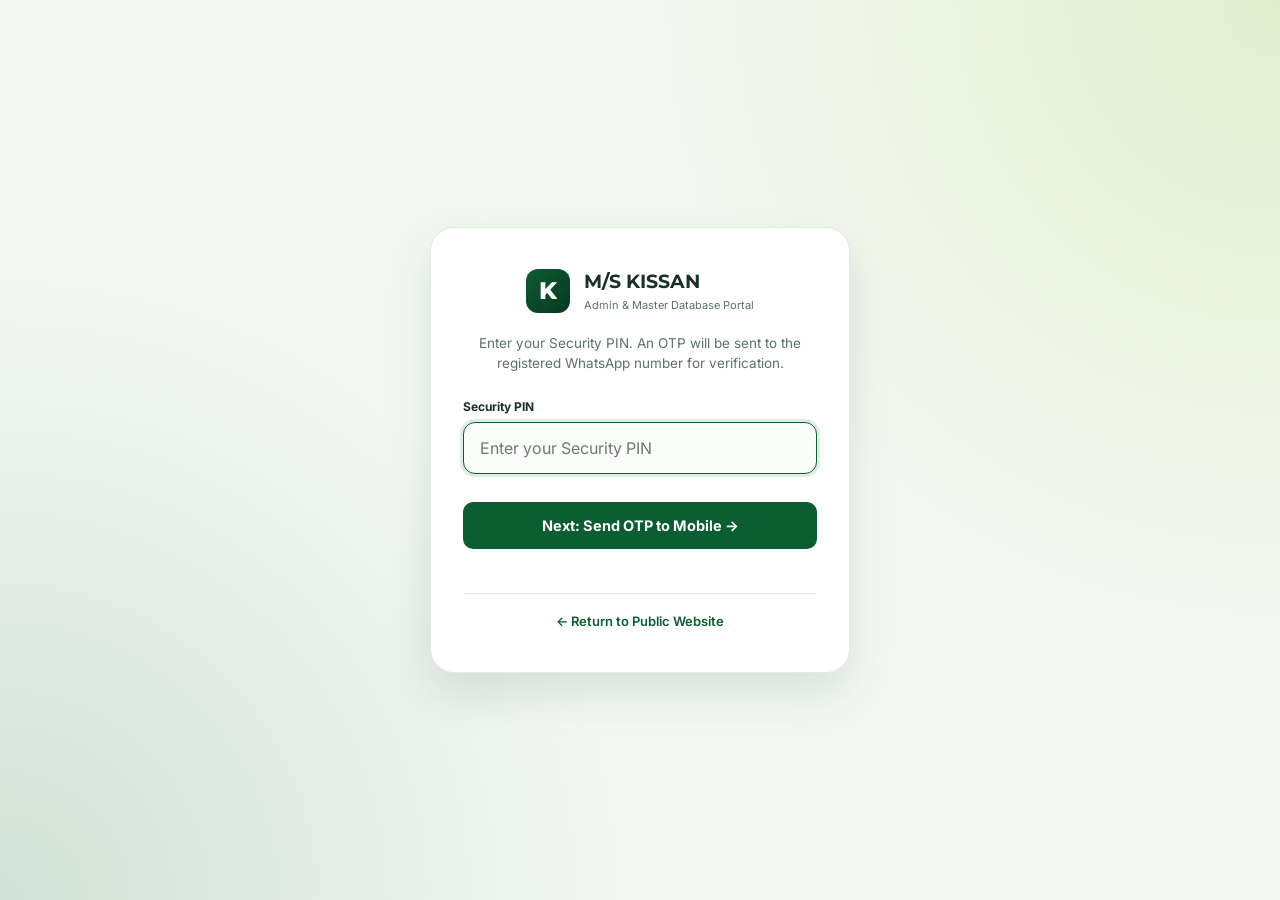
<file: admin.html>
<!DOCTYPE html>
<html lang="en">

<head>
  <meta charset="UTF-8" />
  <meta name="viewport" content="width=device-width, initial-scale=1.0" />
  <title>Admin & Master Database Portal | M/S KISSAN</title>
  <link rel="preconnect" href="https://fonts.googleapis.com">
  <link rel="preconnect" href="https://fonts.gstatic.com" crossorigin>
  <link
    href="https://fonts.googleapis.com/css2?family=Inter:wght@400;500;600;700;800&family=Montserrat:wght@700;800;900&display=swap"
    rel="stylesheet">
  <link rel="stylesheet" href="admin.css" />
</head>

<body>

  <!-- AUTHENTICATION SCREEN -->
  <div id="authScreen" class="auth-screen">
    <div class="auth-card">
      <div class="auth-brand">
        <span class="brand-mark">K</span>
        <div>
          <h2>M/S KISSAN</h2>
          <small>Admin & Master Database Portal</small>
        </div>
      </div>
      <p class="auth-desc" id="authScreenDesc">Enter your Security PIN. An OTP will be sent to the registered WhatsApp
        number for verification.</p>

      <form id="loginForm" class="auth-form">
        <!-- Step 1: Security PIN -->
        <div id="adminPinStep">
          <div class="input-group">
            <label for="adminPinInput">Security PIN</label>
            <input type="password" id="adminPinInput" maxlength="12" placeholder="Enter your Security PIN"
              autocomplete="current-password" autofocus required />
          </div>

          <button type="button" id="adminVerifyPinBtn" class="btn btn-primary btn-full"
            style="margin-top:10px; font-size:14.5px; padding:12px;">
            Next: Send OTP to Mobile →
          </button>
        </div>

        <!-- Step 2: 2FA OTP Screen -->
        <div id="adminOtpStep" class="hidden">
          <div class="otp-banner-box"
            style="margin-bottom:12px; background:#edf7ec; padding:12px 14px; border-radius:12px; border:1px solid #c2e2be; display:flex; align-items:center; gap:10px;">
            <span style="font-size:26px;">🔐</span>
            <div>
              <strong style="display:block; font-size:13px; color:var(--green);">2FA Security Code Sent</strong>
              <small style="display:block; font-size:11px; color:var(--muted);">Mr. Mahipal Singh (9760153116)</small>
            </div>
          </div>

          <!-- OTP Sent Notification -->
          <div id="otpSentBanner"
            style="background:#edf7ec; border:1px solid #c2e2be; border-radius:12px; padding:12px 14px; margin-bottom:14px; display:flex; align-items:center; gap:10px;">
            <span style="font-size:24px;">📱</span>
            <div>
              <strong style="display:block; font-size:13px; color:var(--green);">OTP Sent via WhatsApp</strong>
              <small style="display:block; font-size:11px; color:var(--muted);">Check WhatsApp on +91 9760153116</small>
            </div>
            <a id="adminWaOtpLink" href="https://wa.me/919760153116" target="_blank" class="btn btn-whatsapp"
              style="padding:6px 12px; font-size:12px; margin-left:auto; white-space:nowrap;">
              💬 Open WhatsApp
            </a>
          </div>

          <div class="input-group">
            <label for="adminOtpInput">Enter 6-Digit OTP (received on WhatsApp)</label>
            <input type="text" id="adminOtpInput" maxlength="6" placeholder="Enter OTP from WhatsApp"
              style="letter-spacing:4px; font-size:20px; text-align:center; font-weight:800;"
              autocomplete="one-time-code" />
          </div>

          <button type="submit" id="adminUnlockBtn" class="btn btn-primary btn-full"
            style="margin-top:10px; font-size:14.5px; padding:12px;">
            🔓 Verify OTP & Unlock Dashboard →
          </button>

          <div style="display:flex; gap:8px; align-items:center; justify-content:space-between; margin-top:12px;">
            <button type="button" id="resendOtpBtn" class="btn btn-secondary"
              style="padding:8px 12px; font-size:12px; flex:1;">
              🔄 Resend OTP
            </button>
            <button type="button" id="adminBackToPinBtn" class="btn btn-outline"
              style="padding:8px 12px; font-size:12px; flex:1;">
              ← Back to PIN
            </button>
          </div>
        </div>

        <p id="authError" class="auth-error"
          style="margin-top:10px; font-weight:600; text-align:center; color:var(--danger);"></p>
      </form>

      <div class="auth-footer" style="margin-top:16px;">
        <a href="index.html">← Return to Public Website</a>
      </div>
    </div>
  </div>

  <!-- ADMIN DASHBOARD (Hidden until authenticated) -->
  <div id="dashboardScreen" class="dashboard-screen hidden">

    <!-- Top Header -->
    <header class="admin-header">
      <div class="admin-container header-inner">
        <div class="brand">
          <span class="brand-mark">K</span>
          <div>
            <strong>M/S KISSAN ADMIN</strong>
            <small>Village Behra Sadat, Morna</small>
          </div>
        </div>

        <!-- Section Navigation Tabs -->
        <div class="admin-nav-tabs">
          <button class="nav-tab active" data-tab="products">📦 Products</button>
          <button class="nav-tab" data-tab="farmers">🌾 Farmer Khata</button>
          <button class="nav-tab" data-tab="invoices">🧾 POS Invoices</button>
          <button class="nav-tab" data-tab="analytics">🔍 Search Demand</button>
          <button class="nav-tab" data-tab="database">🗄️ Master Database</button>
        </div>

        <div class="header-actions">
          <button type="button" id="settingsBtn" class="btn-settings-pill" aria-label="Settings"
            title="Store Settings & Theme">
            <span class="settings-icon">⚙️</span>
            <span class="settings-label">Settings</span>
          </button>
          <a href="farmer-portal.html" class="btn btn-outline" target="_blank" title="Open Farmer Passbook Portal">👨‍🌾
            Farmer Portal</a>
          <a href="index.html" class="btn btn-outline" target="_blank" title="Preview live website">🌐 Live Store</a>
          <button id="changePinBtn" class="btn btn-outline">🔑 Change PIN</button>
          <button id="logoutBtn" class="btn btn-danger">🔒 Logout</button>
        </div>
      </div>
    </header>

    <!-- STORE SETTINGS MODAL (Theme & Shortcuts) -->
    <div id="settingsModal" class="settings-modal hidden" role="dialog" aria-modal="true"
      aria-labelledby="settingsHeading">
      <div class="settings-modal-backdrop" id="closeSettingsBackdrop"></div>
      <div class="settings-card">
        <div class="settings-card-header">
          <div style="display:flex; align-items:center; gap:10px;">
            <span style="font-size:22px;">⚙️</span>
            <div>
              <h3 id="settingsHeading">Store & Admin Settings</h3>
              <small>Customize display theme & portal links</small>
            </div>
          </div>
          <button type="button" id="closeSettingsBtn" class="settings-close-btn" aria-label="Close settings">✕</button>
        </div>

        <div class="settings-card-body">
          <!-- 1. Display Theme -->
          <div class="setting-group-box">
            <div class="setting-header-row">
              <span class="setting-icon">🌓</span>
              <div style="flex:1;">
                <strong>Display Theme</strong>
                <small>Select Bright (Light) or Dark Mode</small>
              </div>
            </div>
            <div class="segmented-control">
              <button type="button" class="segmented-btn" data-set-theme="light">
                <span>☀️</span> Bright
              </button>
              <button type="button" class="segmented-btn" data-set-theme="dark">
                <span>🌙</span> Dark
              </button>
            </div>
          </div>

          <!-- 2. Shortcuts / Authorized Brands & Portals -->
          <div class="setting-links-list">
            <a href="distributors.html" class="setting-nav-card" target="_blank">
              <span class="setting-nav-icon">🤝</span>
              <div class="setting-nav-info">
                <strong>Authorized Brands & Partners</strong>
                <small>Syngenta, DuPont, Coromandel, FMC & more</small>
              </div>
              <span class="setting-nav-arrow">→</span>
            </a>

            <a href="farmer-portal.html" class="setting-nav-card" target="_blank">
              <span class="setting-nav-icon">🌾</span>
              <div class="setting-nav-info">
                <strong>Farmer Khata & Passbook Portal</strong>
                <small>Customer passbooks & ledger records</small>
              </div>
              <span class="setting-nav-arrow">→</span>
            </a>

            <a href="index.html" class="setting-nav-card" target="_blank">
              <span class="setting-nav-icon">🏪</span>
              <div class="setting-nav-info">
                <strong>Live Main Storefront</strong>
                <small>Public website and AI crop doctor</small>
              </div>
              <span class="setting-nav-arrow">→</span>
            </a>
          </div>
        </div>
      </div>
    </div>

    <!-- Main Content -->
    <main class="admin-container main-content">

      <!-- ==================== TAB 1: PRODUCT CATALOG ==================== -->
      <section id="tabContentProducts" class="tab-content active">

        <!-- Welcome & Stats Banner -->
        <div class="banner-section">
          <div class="banner-text">
            <h1>Product Inventory Manager</h1>
            <p>Add, edit, and organize all authorized seeds, pesticides, and bio-nutrients displayed on your website.
            </p>
          </div>
          <div class="banner-buttons">
            <button id="openAddModalBtn" class="btn btn-primary btn-lg">➕ Add New Product</button>
          </div>
        </div>

        <!-- Stat Counters -->
        <div class="stats-row">
          <div class="stat-card">
            <span class="stat-icon">📦</span>
            <div>
              <h3 id="statTotal">0</h3>
              <p>Total Products</p>
            </div>
          </div>
          <div class="stat-card">
            <span class="stat-icon">🌱</span>
            <div>
              <h3 id="statSeeds">0</h3>
              <p>Crop Seeds</p>
            </div>
          </div>
          <div class="stat-card">
            <span class="stat-icon">🐛</span>
            <div>
              <h3 id="statInsecticides">0</h3>
              <p>Insecticides</p>
            </div>
          </div>
          <div class="stat-card">
            <span class="stat-icon">🧪</span>
            <div>
              <h3 id="statFungicides">0</h3>
              <p>Fungicides</p>
            </div>
          </div>
          <div class="stat-card">
            <span class="stat-icon">🍃</span>
            <div>
              <h3 id="statBio">0</h3>
              <p>Bio Products</p>
            </div>
          </div>
        </div>

        <!-- Product Management Toolbar -->
        <div class="management-toolbar">
          <div class="search-box">
            <span class="search-icon">🔍</span>
            <input type="text" id="adminSearchInput"
              placeholder="Search by name, brand (Syngenta, DuPont, Agrico, etc.), crop, or problem..." />
          </div>

          <div class="filter-controls">
            <select id="adminCategoryFilter">
              <option value="all">All Categories</option>
              <option value="seed">Seeds</option>
              <option value="insecticide">Insecticides</option>
              <option value="fungicide">Fungicides</option>
              <option value="bio">Bio Products</option>
              <option value="herbicide">Herbicides / Weedicides</option>
              <option value="fertilizer">Fertilizers / Micronutrients</option>
            </select>

            <select id="adminStockFilter">
              <option value="all">All Stock Status</option>
              <option value="instock">In Stock</option>
              <option value="outofstock">Out of Stock</option>
            </select>
          </div>

          <div class="utility-actions">
            <button id="exportJsonBtn" class="btn btn-secondary" title="Download backup of products">💾 Backup
              Data</button>
            <label class="btn btn-secondary upload-label" title="Restore products from backup JSON">
              📥 Import Data
              <input type="file" id="importJsonInput" accept=".json" style="display:none;" />
            </label>
            <button id="resetDefaultsBtn" class="btn btn-outline" title="Restore factory products">🔄 Reset
              Defaults</button>
          </div>
        </div>

        <!-- Products Grid Display -->
        <div class="products-section">
          <div class="section-title-row">
            <h2>Product Inventory (<span id="resultsCount">0</span>)</h2>
            <small>Changes save instantly to the live storefront.</small>
          </div>

          <div id="adminProductGrid" class="admin-product-grid">
            <!-- Populated dynamically via admin.js -->
          </div>

          <div id="noAdminResults" class="no-results hidden">
            <p>No products match your search or filter.</p>
            <button class="btn btn-primary" id="clearFiltersBtn">Clear Filters</button>
          </div>
        </div>

      </section>

      <!-- ==================== TAB 2: FARMER DATABASE & KHATA ==================== -->
      <section id="tabContentFarmers" class="tab-content hidden">

        <div class="banner-section">
          <div class="banner-text">
            <h1>🌾 Farmer Records & Khata Ledger</h1>
            <p>Manage farmer profiles, land size, crop advice, and digital purchase passbooks.</p>
          </div>
          <div class="banner-buttons">
            <button id="openAddFarmerModalBtn" class="btn btn-primary btn-lg">➕ Register New Farmer</button>
          </div>
        </div>

        <!-- Farmer Stats Row -->
        <div class="stats-row stats-three">
          <div class="stat-card">
            <span class="stat-icon">👨‍🌾</span>
            <div>
              <h3 id="statTotalFarmers">0</h3>
              <p>Registered Farmers</p>
            </div>
          </div>
          <div class="stat-card">
            <span class="stat-icon">📜</span>
            <div>
              <h3 id="statTotalTransactions">0</h3>
              <p>Total Khata Transactions</p>
            </div>
          </div>
          <div class="stat-card">
            <span class="stat-icon">💰</span>
            <div>
              <h3 id="statTotalOutstanding">₹0</h3>
              <p>Total Outstanding Balance</p>
            </div>
          </div>
        </div>

        <!-- Farmer Search Toolbar -->
        <div class="management-toolbar">
          <div class="search-box">
            <span class="search-icon">🔍</span>
            <input type="text" id="farmerSearchInput"
              placeholder="Search farmer by ID (e.g. KIS-1001), Name, Mobile, or Village..." />
          </div>
          <div class="utility-actions">
            <button id="exportFarmersJsonBtn" class="btn btn-secondary">💾 Backup Farmers DB</button>
          </div>
        </div>

        <!-- Farmers Grid -->
        <div class="products-section">
          <div class="section-title-row">
            <h2>Farmer Customer Directory (<span id="farmersCount">0</span>)</h2>
            <small>Click "View Khata" to see transactions or add new purchases.</small>
          </div>

          <div id="adminFarmerGrid" class="admin-farmer-grid">
            <!-- Populated dynamically via admin.js -->
          </div>

          <div id="noFarmerResults" class="no-results hidden">
            <p>No farmers found matching your search.</p>
          </div>
        </div>

      </section>

      <!-- ==================== TAB 3: POS INVOICES & BILLING ==================== -->
      <section id="tabContentInvoices" class="tab-content hidden">

        <div class="banner-section">
          <div class="banner-text">
            <h1>🧾 POS Invoices & Sales Register</h1>
            <p>Create itemized bills, record cash/UPI/credit payments, and send instant WhatsApp receipts.</p>
          </div>
          <div class="banner-buttons">
            <button id="openCreateInvoiceModalBtn" class="btn btn-primary btn-lg">➕ Create New Bill / Sale</button>
          </div>
        </div>

        <!-- Financial Summary Counters -->
        <div class="stats-row stats-four">
          <div class="stat-card">
            <span class="stat-icon">💵</span>
            <div>
              <h3 id="invTotalRevenue">₹0</h3>
              <p>Total Sales Value</p>
            </div>
          </div>
          <div class="stat-card">
            <span class="stat-icon">📥</span>
            <div>
              <h3 id="invTotalCollected">₹0</h3>
              <p>Cash & UPI Collected</p>
            </div>
          </div>
          <div class="stat-card">
            <span class="stat-icon">⏳</span>
            <div>
              <h3 id="invTotalDues">₹0</h3>
              <p>Pending / Khata Dues</p>
            </div>
          </div>
          <div class="stat-card">
            <span class="stat-icon">📋</span>
            <div>
              <h3 id="invTotalCount">0</h3>
              <p>Invoices Generated</p>
            </div>
          </div>
        </div>

        <!-- Invoices Toolbar -->
        <div class="management-toolbar">
          <div class="search-box">
            <span class="search-icon">🔍</span>
            <input type="text" id="invoiceSearchInput"
              placeholder="Search by Invoice # (e.g. INV-2026-001), Farmer Name, or Mobile..." />
          </div>
          <div class="utility-actions">
            <button id="exportInvoicesCsvBtn" class="btn btn-secondary">📊 Export Invoices (Excel CSV)</button>
          </div>
        </div>

        <!-- Invoices Table -->
        <div class="products-section">
          <div class="section-title-row">
            <h2>Recent Sales Invoices (<span id="invoicesCount">0</span>)</h2>
            <small>Click WhatsApp to send instant digital receipt to customer.</small>
          </div>

          <div class="table-responsive">
            <table class="khata-table">
              <thead>
                <tr>
                  <th>Invoice #</th>
                  <th>Date & Time</th>
                  <th>Customer / Farmer</th>
                  <th>Items Summary</th>
                  <th>Bill Total</th>
                  <th>Paid</th>
                  <th>Due</th>
                  <th>Mode</th>
                  <th>Status</th>
                  <th>Actions</th>
                </tr>
              </thead>
              <tbody id="invoicesTableBody">
                <!-- Dynamically populated via admin.js -->
              </tbody>
            </table>
          </div>

          <div id="noInvoiceResults" class="no-results hidden">
            <p>No invoices found matching your search.</p>
          </div>
        </div>

      </section>

      <!-- ==================== TAB 4: SEARCH ANALYTICS & DEMAND ==================== -->
      <section id="tabContentAnalytics" class="tab-content hidden">

        <div class="banner-section">
          <div class="banner-text">
            <h1>🔍 Store Search Analytics & Demand Trends</h1>
            <p>Real-time log of what crops, diseases, and medicines local farmers are searching for on your website.</p>
          </div>
          <div class="banner-buttons">
            <button id="clearSearchLogsBtn" class="btn btn-danger">🗑️ Clear Search History</button>
          </div>
        </div>

        <div class="analytics-grid">
          <!-- Top Keywords Card -->
          <div class="analytics-card">
            <h3>🔥 Top 10 Most Searched Terms</h3>
            <div id="topKeywordsList" class="top-keywords-list">
              <!-- Dynamically populated -->
            </div>
          </div>

          <!-- Recent Search Log Table -->
          <div class="analytics-card full-span">
            <div class="panel-header">
              <h3>🕒 Recent Search Activity Log</h3>
              <small id="searchLogCount">0 searches</small>
            </div>
            <div class="table-responsive">
              <table class="khata-table">
                <thead>
                  <tr>
                    <th>Timestamp</th>
                    <th>Search Term</th>
                    <th>Category Filter</th>
                    <th>Results Found</th>
                  </tr>
                </thead>
                <tbody id="searchLogTableBody">
                  <!-- Dynamically populated -->
                </tbody>
              </table>
            </div>
          </div>
        </div>

      </section>

      <!-- ==================== TAB 5: MASTER DATABASE & BACKUP CENTER ==================== -->
      <section id="tabContentDatabase" class="tab-content hidden">

        <div class="banner-section">
          <div class="banner-text">
            <h1>🗄️ Master Database Management & Backup Center</h1>
            <p>Single control center for all 8 database collections, Excel CSV exports, and 1-click JSON backup/restore.
            </p>
          </div>
          <div class="banner-buttons">
            <button id="masterBackupJsonBtn" class="btn btn-primary btn-lg">💾 Download Master JSON Backup</button>
          </div>
        </div>

        <!-- Database Health & Record Tiles -->
        <div class="db-overview-grid">
          <div class="db-tile">
            <span class="db-tile-icon">📦</span>
            <div>
              <strong id="dbCountProducts">0</strong>
              <small>Products in Catalog</small>
            </div>
            <button class="btn btn-outline db-quick-csv" data-csv="products">CSV</button>
          </div>

          <div class="db-tile">
            <span class="db-tile-icon">👨‍🌾</span>
            <div>
              <strong id="dbCountFarmers">0</strong>
              <small>Registered Farmers</small>
            </div>
            <button class="btn btn-outline db-quick-csv" data-csv="farmers">CSV</button>
          </div>

          <div class="db-tile">
            <span class="db-tile-icon">🧾</span>
            <div>
              <strong id="dbCountInvoices">0</strong>
              <small>Sales Invoices</small>
            </div>
            <button class="btn btn-outline db-quick-csv" data-csv="invoices">CSV</button>
          </div>

          <div class="db-tile">
            <span class="db-tile-icon">🤖</span>
            <div>
              <strong id="dbCountAiScans">0</strong>
              <small>AI Disease Scans</small>
            </div>
          </div>

          <div class="db-tile">
            <span class="db-tile-icon">🔍</span>
            <div>
              <strong id="dbCountSearches">0</strong>
              <small>Search Demand Logs</small>
            </div>
          </div>

          <div class="db-tile">
            <span class="db-tile-icon">💬</span>
            <div>
              <strong id="dbCountEnquiries">0</strong>
              <small>Customer Enquiries</small>
            </div>
          </div>
        </div>

        <!-- Backup & Migration Actions -->
        <div class="db-actions-card">
          <h3>📦 Master Database Operations</h3>
          <p>Export your full store records for accounting, or upload a previously saved backup file to restore
            everything.</p>

          <div class="db-actions-row">
            <button id="btnExportFullDb" class="btn btn-primary">
              💾 1-Click Complete Database Backup (.JSON)
            </button>
            <label class="btn btn-secondary upload-label">
              📥 Restore Database from JSON
              <input type="file" id="importMasterDbInput" accept=".json" style="display:none;" />
            </label>
            <button id="btnExportInvoicesCsv" class="btn btn-outline">
              📊 Export Sales Invoices (.CSV for Excel)
            </button>
            <button id="btnExportFarmersCsv" class="btn btn-outline">
              👥 Export Farmers Directory (.CSV)
            </button>
          </div>
        </div>

        <!-- Raw Table Explorer -->
        <div class="db-table-explorer">
          <div class="explorer-header">
            <h3>🔍 Live Database Collection Browser</h3>
            <div class="explorer-select-group">
              <label for="dbTableSelect">Select Collection:</label>
              <select id="dbTableSelect">
                <option value="invoices">🧾 Sales Invoices (Billing)</option>
                <option value="farmers">👨‍🌾 Farmers Directory & Khata</option>
                <option value="products">📦 Products Inventory</option>
                <option value="aiScans">🤖 AI Disease Scan Logs</option>
                <option value="enquiries">💬 Customer Enquiries</option>
                <option value="settings">⚙️ Store Master Settings</option>
              </select>
            </div>
          </div>

          <pre id="rawJsonViewer" class="raw-json-viewer">Loading database collection...</pre>
        </div>

      </section>

    </main>
  </div>

  <!-- ==================== MODALS ==================== -->

  <!-- CREATE POS INVOICE MODAL -->
  <div id="createInvoiceModal" class="modal-backdrop hidden">
    <div class="modal-card" style="width:min(850px, 100%);">
      <div class="modal-header">
        <h2>🧾 Create POS Sale / Retail Invoice</h2>
        <button id="closeInvoiceModalBtn" class="close-btn">&times;</button>
      </div>

      <form id="invoiceForm" class="modal-form">
        <!-- Customer Info -->
        <div class="form-grid">
          <div class="form-group">
            <label for="invSelectFarmer">Select Registered Farmer (Or Walk-in)</label>
            <select id="invSelectFarmer">
              <option value="WALK-IN">-- Walk-in Customer (General) --</option>
              <!-- Populated dynamically -->
            </select>
          </div>
          <div class="form-group">
            <label for="invCustomerName">Customer Name *</label>
            <input type="text" id="invCustomerName" required placeholder="Farmer or Customer Name" />
          </div>
          <div class="form-group">
            <label for="invCustomerMobile">Mobile Number</label>
            <input type="tel" id="invCustomerMobile" placeholder="10-digit mobile" />
          </div>
          <div class="form-group">
            <label for="invCustomerVillage">Village / Area</label>
            <input type="text" id="invCustomerVillage" placeholder="Village Behra Sadat / Morna" />
          </div>
        </div>

        <!-- Itemized Products Section -->
        <div class="invoice-items-section">
          <div class="section-title-row" style="margin-bottom:8px;">
            <h4>📦 Bill Items & Agrochemicals</h4>
            <button type="button" id="addInvoiceRowBtn" class="btn btn-secondary"
              style="padding:6px 12px; font-size:12px;">➕ Add Item</button>
          </div>

          <div class="table-responsive">
            <table class="khata-table" id="invoiceItemsTable">
              <thead>
                <tr>
                  <th>Product / Medicine</th>
                  <th style="width:100px;">Qty</th>
                  <th style="width:120px;">Rate (₹)</th>
                  <th style="width:120px;">Total (₹)</th>
                  <th style="width:50px;"></th>
                </tr>
              </thead>
              <tbody id="invoiceItemsBody">
                <!-- Populated via JS -->
              </tbody>
            </table>
          </div>
        </div>

        <!-- Bill Calculation Summary -->
        <div class="invoice-calc-grid">
          <div class="form-group">
            <label for="invPaymentMode">Payment Method</label>
            <select id="invPaymentMode">
              <option value="Cash">💵 Cash</option>
              <option value="UPI">📱 UPI / QR Code</option>
              <option value="Razorpay Online">💳 Razorpay Online Gateway</option>
              <option value="KCC / Card">💳 KCC / Debit Card</option>
              <option value="Khata Credit">📜 Khata Credit (उधारी)</option>
            </select>
          </div>

          <div class="form-group">
            <label for="invPaidAmount">Amount Paid (₹) *</label>
            <input type="number" id="invPaidAmount" min="0" required placeholder="₹ 0" />
          </div>

          <div class="invoice-totals-box">
            <div><span>Subtotal:</span> <strong id="invSubtotalLabel">₹0</strong></div>
            <div><span>Discount:</span> <input type="number" id="invDiscount" value="0" min="0"
                style="width:80px; padding:4px 8px; font-size:13px;" /></div>
            <div class="grand-total-row"><span>Grand Total:</span> <strong id="invGrandTotalLabel">₹0</strong></div>
            <div class="due-row"><span>Balance Due:</span> <strong id="invBalanceDueLabel">₹0</strong></div>
          </div>
        </div>

        <div class="form-group" style="margin-top:12px;">
          <label for="invNotes">Spray / Advisory Note</label>
          <input type="text" id="invNotes" placeholder="e.g. 100ml Incipio + 500ml Isabion for sugarcane early borer" />
        </div>

        <div class="modal-actions">
          <button type="button" id="cancelInvoiceModalBtn" class="btn btn-outline">Cancel</button>
          <button type="submit" class="btn btn-primary">💾 Save Invoice & Generate Receipt</button>
        </div>
      </form>
    </div>
  </div>

  <!-- VIEW / PRINT INVOICE MODAL -->
  <div id="invoiceViewModal" class="modal-backdrop hidden">
    <div class="modal-card modal-sm" style="width:min(500px, 100%);">
      <div class="modal-header">
        <h2>🧾 Invoice Receipt</h2>
        <button id="closeInvoiceViewModalBtn" class="close-btn">&times;</button>
      </div>

      <div id="printableInvoiceContent" class="invoice-receipt-paper">
        <div class="receipt-header">
          <h3>M/S KISSAN</h3>
          <small>Pesticides & Seed Store • Behra Sadat, Morna</small>
          <small>Proprietor: Mr. Mahipal Singh • Mob: 9760153116</small>
          <div class="receipt-divider"></div>
        </div>

        <div class="receipt-meta">
          <div><b>Invoice #:</b> <span id="rcptInvId">INV-2026-001</span></div>
          <div><b>Date:</b> <span id="rcptDate">2026-08-25</span></div>
          <div><b>Customer:</b> <span id="rcptName">Ramesh Kumar</span></div>
          <div><b>Village:</b> <span id="rcptVillage">Behra Sadat</span></div>
          <div class="receipt-divider"></div>
        </div>

        <div id="rcptItemsList" class="receipt-items">
          <!-- Items populated dynamically -->
        </div>

        <div class="receipt-divider"></div>
        <div class="receipt-totals">
          <div><span>Grand Total:</span> <b id="rcptTotal">₹0</b></div>
          <div><span>Amount Paid:</span> <b id="rcptPaid" style="color:var(--green);">₹0</b></div>
          <div><span>Balance Due:</span> <b id="rcptDue" style="color:var(--danger);">₹0</b></div>
          <div><span>Payment Mode:</span> <span id="rcptMode">Cash</span></div>
        </div>

        <div class="receipt-footer">
          <small>Thank you for choosing M/S KISSAN!</small>
          <small>100% Genuine Certified Agri Inputs</small>
        </div>
      </div>

      <div class="modal-actions" style="padding:14px 20px;">
        <button type="button" id="sendRcptWaBtn" class="btn btn-whatsapp">💬 Send on WhatsApp</button>
        <button type="button" id="printRcptBtn" class="btn btn-secondary">🖨️ Print Slip</button>
        <button type="button" id="closeRcptBtn" class="btn btn-outline">Close</button>
      </div>
    </div>
  </div>

  <!-- ADD / EDIT PRODUCT MODAL -->
  <div id="productModal" class="modal-backdrop hidden">
    <div class="modal-card">
      <div class="modal-header">
        <h2 id="modalTitle">Add New Product</h2>
        <button id="closeModalBtn" class="close-btn">&times;</button>
      </div>

      <form id="productForm" class="modal-form">
        <input type="hidden" id="editProductId" />

        <div class="form-grid">
          <div class="form-group full-width">
            <label for="prodName">Product Name *</label>
            <input type="text" id="prodName" required placeholder="e.g. Miravis Duo, Super 303 Wheat Seeds, Incipio" />
          </div>

          <div class="form-group">
            <label for="prodBrand">Brand / Manufacturer</label>
            <input type="text" id="prodBrand"
              placeholder="e.g. Syngenta, DuPont, Agrico, Triveni, Coromandel, Safex, Samradhi" />
          </div>

          <div class="form-group">
            <label for="prodCategory">Category *</label>
            <select id="prodCategory" required>
              <option value="fungicide">Fungicide</option>
              <option value="insecticide">Insecticide</option>
              <option value="seed">Seeds</option>
              <option value="bio">Bio Products / Stimulant</option>
              <option value="herbicide">Herbicide / Weedicide</option>
              <option value="fertilizer">Fertilizer / Nutrients</option>
              <option value="all">General Agri Input</option>
            </select>
          </div>

          <div class="form-group full-width">
            <label for="prodCrops">Target Crops *</label>
            <input type="text" id="prodCrops" required placeholder="e.g. Wheat, Paddy, Sugarcane, Tomato, Chilli" />
          </div>

          <div class="form-group full-width">
            <label for="prodTarget">Target Pests / Diseases / Benefits *</label>
            <textarea id="prodTarget" rows="2" required
              placeholder="e.g. Stem borer, leaf blast, powdery mildew, higher tillering, etc."></textarea>
          </div>

          <div class="form-group">
            <label for="prodDosage">Recommended Dosage</label>
            <input type="text" id="prodDosage" placeholder="e.g. 1-1.5 ml / Litre or 100 ml / Acre" />
          </div>

          <div class="form-group">
            <label for="prodPackSizes">Available Pack Sizes</label>
            <input type="text" id="prodPackSizes" placeholder="e.g. 100ml, 250ml, 500ml, 1L, 40kg Bag" />
          </div>

          <div class="form-group">
            <label for="prodIcon">Display Icon / Emoji</label>
            <select id="prodIcon">
              <option value="🌱">🌱 Seed / Sprout</option>
              <option value="🌾">🌾 Wheat / Grain</option>
              <option value="🍅">🍅 Tomato / Vegetable</option>
              <option value="🌶️">🌶️ Chilli / Spice</option>
              <option value="🐛">🐛 Insect / Pest Control</option>
              <option value="🧪">🧪 Chemical / Protection</option>
              <option value="🍃">🍃 Bio Leaf / Organic</option>
              <option value="💧">💧 Liquid / Stress Care</option>
              <option value="🌽">🌽 Maize / Corn</option>
              <option value="🚜">🚜 Farm / General Input</option>
            </select>
          </div>

          <div class="form-group">
            <label for="prodImageUpload">Product Photo (Optional)</label>
            <input type="file" id="prodImageUpload" accept="image/*" />
            <input type="hidden" id="prodImageBase64" />
          </div>

          <div class="form-group full-width checkbox-group">
            <label class="switch-label">
              <input type="checkbox" id="prodInStock" checked />
              <span>Available in Stock</span>
            </label>
            <label class="switch-label">
              <input type="checkbox" id="prodFeatured" checked />
              <span>Show on Featured Homepage</span>
            </label>
          </div>
        </div>

        <div class="modal-actions">
          <button type="button" id="cancelModalBtn" class="btn btn-outline">Cancel</button>
          <button type="submit" class="btn btn-primary" id="saveProductBtn">Save Product</button>
        </div>
      </form>
    </div>
  </div>

  <!-- ADD / EDIT FARMER MODAL -->
  <div id="farmerModal" class="modal-backdrop hidden">
    <div class="modal-card">
      <div class="modal-header">
        <h2 id="farmerModalTitle">Register New Farmer</h2>
        <button id="closeFarmerModalBtn" class="close-btn">&times;</button>
      </div>

      <form id="farmerForm" class="modal-form">
        <input type="hidden" id="editFarmerId" />

        <div class="form-grid">
          <div class="form-group">
            <label for="farmerNameInput">Farmer Full Name *</label>
            <input type="text" id="farmerNameInput" required placeholder="e.g. Ramesh Kumar" />
          </div>
          <div class="form-group">
            <label for="farmerMobileInput">Mobile / WhatsApp *</label>
            <input type="tel" id="farmerMobileInput" required maxlength="10" placeholder="10-digit mobile" />
          </div>
          <div class="form-group">
            <label for="farmerVillageInput">Village / Area *</label>
            <input type="text" id="farmerVillageInput" required placeholder="e.g. Village Behra Sadat / Morna" />
          </div>
          <div class="form-group">
            <label for="farmerLandInput">Land Area</label>
            <input type="text" id="farmerLandInput" placeholder="e.g. 15 Bigha / 3 Acres" />
          </div>
          <div class="form-group full-width">
            <label for="farmerCropsInput">Primary Crops *</label>
            <input type="text" id="farmerCropsInput" required placeholder="e.g. Sugarcane, Wheat, Paddy, Tomato" />
          </div>
          <div class="form-group full-width">
            <label for="farmerNotesInput">Advisory / Shop Notes</label>
            <textarea id="farmerNotesInput" rows="2"
              placeholder="Special requirements, soil conditions, or crop advice history..."></textarea>
          </div>
        </div>

        <div class="modal-actions">
          <button type="button" id="cancelFarmerModalBtn" class="btn btn-outline">Cancel</button>
          <button type="submit" class="btn btn-primary">Save Farmer Profile</button>
        </div>
      </form>
    </div>
  </div>

  <!-- ADD KHATA TRANSACTION MODAL -->
  <div id="khataModal" class="modal-backdrop hidden">
    <div class="modal-card modal-sm">
      <div class="modal-header">
        <h2>Add Purchase / Khata Entry</h2>
        <button id="closeKhataModalBtn" class="close-btn">&times;</button>
      </div>

      <form id="khataEntryForm" class="modal-form">
        <input type="hidden" id="khataFarmerId" />
        <p id="khataFarmerNameHeader" style="font-weight:700; color:var(--green); margin-bottom:12px;"></p>

        <div class="form-group">
          <label for="txDate">Transaction Date *</label>
          <input type="date" id="txDate" required />
        </div>
        <div class="form-group">
          <label for="txProduct">Product / Medicine Name *</label>
          <input type="text" id="txProduct" required placeholder="e.g. Miravis Duo (250ml) + Isabion" />
        </div>
        <div class="form-group">
          <label for="txQty">Quantity / Pack Size</label>
          <input type="text" id="txQty" placeholder="e.g. 2 Bottles / 1 Bag" />
        </div>
        <div class="form-grid">
          <div class="form-group">
            <label for="txAmount">Total Bill (₹) *</label>
            <input type="number" id="txAmount" min="0" required placeholder="₹ 1500" />
          </div>
          <div class="form-group">
            <label for="txPaid">Amount Paid (₹) *</label>
            <input type="number" id="txPaid" min="0" required placeholder="₹ 1000" />
          </div>
        </div>
        <div class="form-group">
          <label for="txNotes">Spray / Advisory Note</label>
          <input type="text" id="txNotes" placeholder="e.g. 2ml/L for leaf blast, spray in morning" />
        </div>

        <div class="modal-actions">
          <button type="button" id="cancelKhataModalBtn" class="btn btn-outline">Cancel</button>
          <button type="submit" class="btn btn-primary">Save to Khata</button>
        </div>
      </form>
    </div>
  </div>

  <!-- VIEW FARMER KHATA STATEMENT MODAL -->
  <div id="statementModal" class="modal-backdrop hidden">
    <div class="modal-card" style="width:min(780px, 100%);">
      <div class="modal-header">
        <div>
          <h2 id="statementFarmerName">Farmer Passbook</h2>
          <small id="statementFarmerMeta">ID & Location</small>
        </div>
        <button id="closeStatementModalBtn" class="close-btn">&times;</button>
      </div>

      <div style="padding:20px 24px;">
        <div class="khata-stats" style="margin-bottom:18px;">
          <div class="khata-stat-box">
            <small>Total Purchases</small>
            <strong id="stmtTotalPurchases">₹0</strong>
          </div>
          <div class="khata-stat-box balance-box">
            <small>Current Outstanding Balance</small>
            <strong id="stmtCurrentBalance">₹0</strong>
          </div>
        </div>

        <div class="table-responsive">
          <table class="khata-table">
            <thead>
              <tr>
                <th>Date</th>
                <th>Item / Product</th>
                <th>Qty</th>
                <th>Amount</th>
                <th>Paid</th>
                <th>Balance</th>
                <th>Notes</th>
              </tr>
            </thead>
            <tbody id="stmtTableBody">
              <!-- Dynamically populated -->
            </tbody>
          </table>
        </div>
        <div id="noStmtMsg" class="no-records hidden">No transaction records found for this farmer.</div>

        <div class="modal-actions" style="margin-top:18px;">
          <button type="button" id="sendWaKhataBtn" class="btn btn-whatsapp">💬 Send Khata Slip on WhatsApp</button>
          <button type="button" id="closeStatementBtn" class="btn btn-outline">Close</button>
        </div>
      </div>
    </div>
  </div>

  <!-- CHANGE PIN MODAL -->
  <div id="pinModal" class="modal-backdrop hidden">
    <div class="modal-card modal-sm">
      <div class="modal-header">
        <h2>Change Security PIN</h2>
        <button id="closePinModalBtn" class="close-btn">&times;</button>
      </div>
      <form id="changePinForm" class="modal-form">
        <div class="form-group">
          <label for="currentPinInput">Current PIN</label>
          <input type="password" id="currentPinInput" required maxlength="12" />
        </div>
        <div class="form-group">
          <label for="newPinInput">New PIN</label>
          <input type="password" id="newPinInput" required maxlength="12" placeholder="Enter new PIN" />
        </div>
        <div class="modal-actions">
          <button type="button" id="cancelPinBtn" class="btn btn-outline">Cancel</button>
          <button type="submit" class="btn btn-primary">Update PIN</button>
        </div>
      </form>
    </div>
  </div>

  <!-- TOAST NOTIFICATION CONTAINER -->
  <div id="toastContainer" class="toast-container"></div>

  <!-- Load Master DB and Admin Scripts -->
  <script src="theme-manager.js?v=3.5"></script>
  <script src="kissan-master-db.js?v=3.5"></script>
  <script src="api-client.js?v=3.5"></script>
  <script src="products-data.js?v=3.5"></script>
  <script src="admin.js?v=3.5"></script>
</body>

</html>
</file>
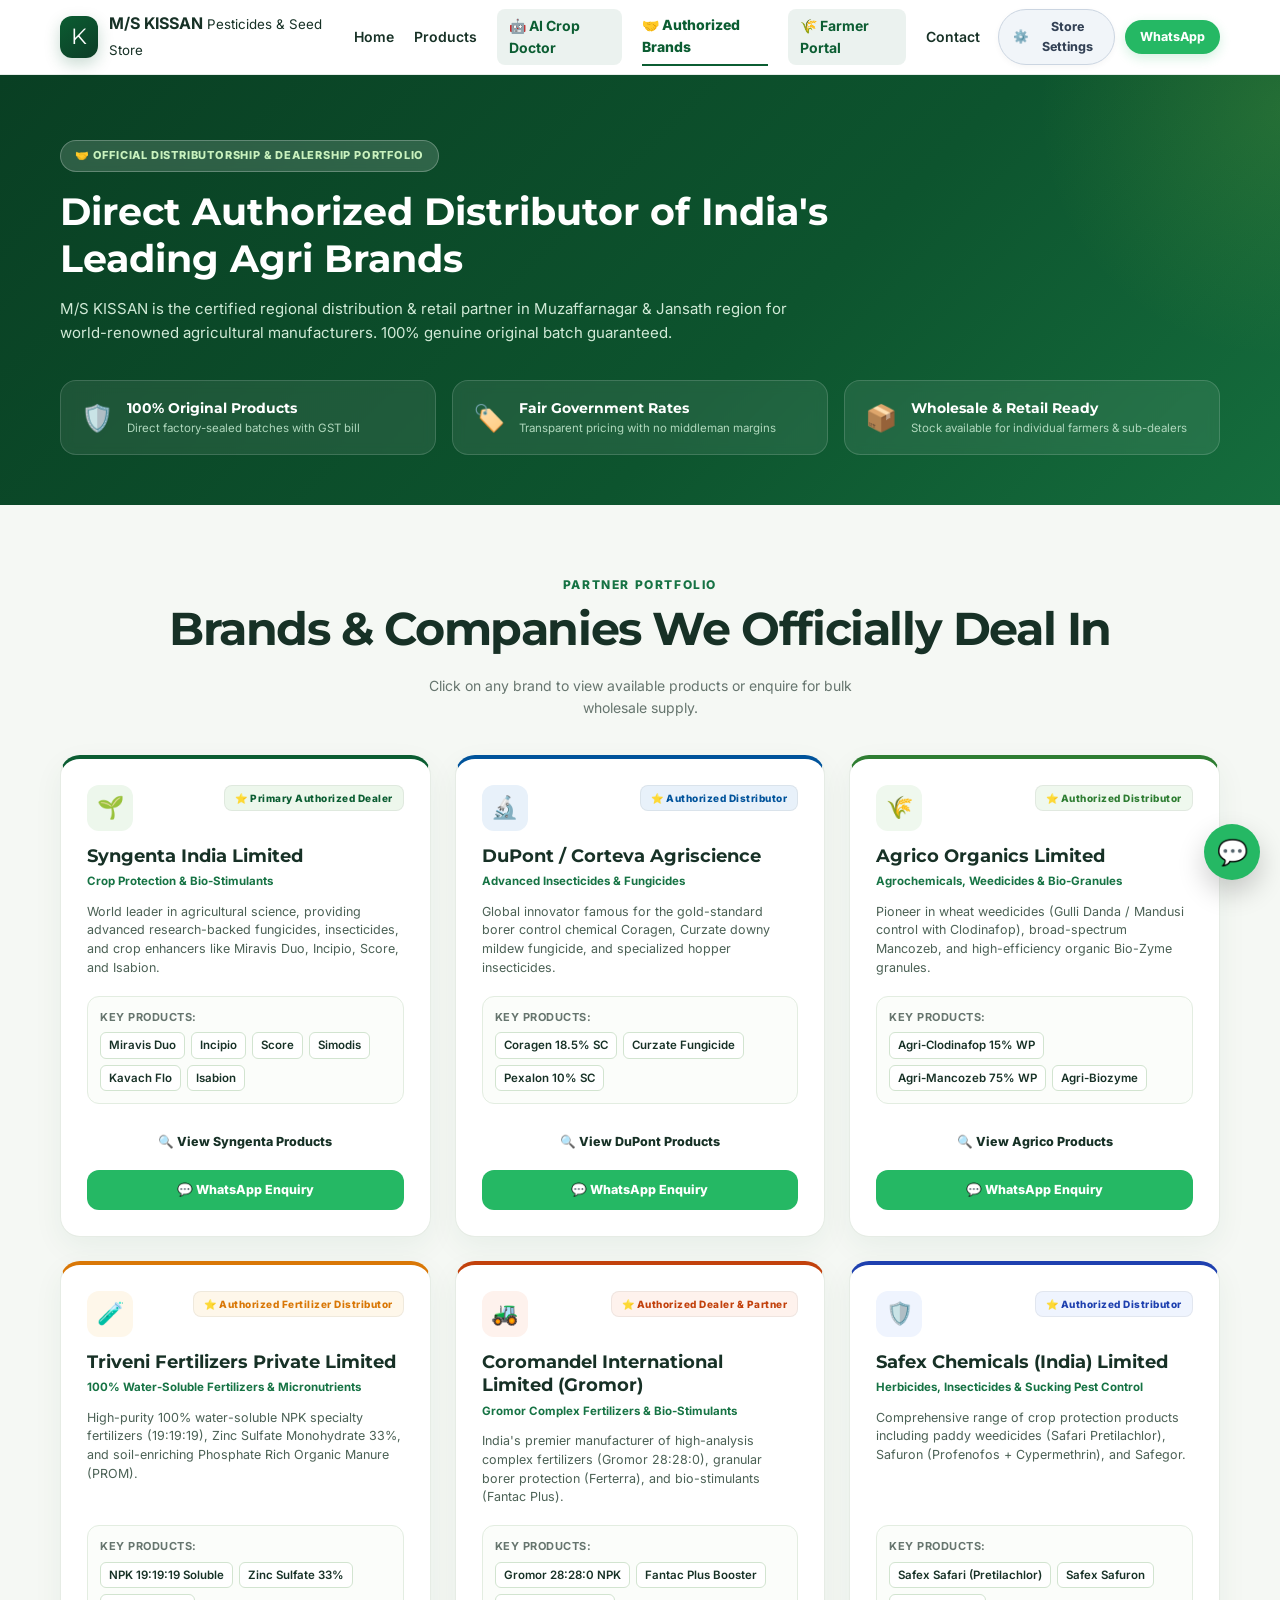
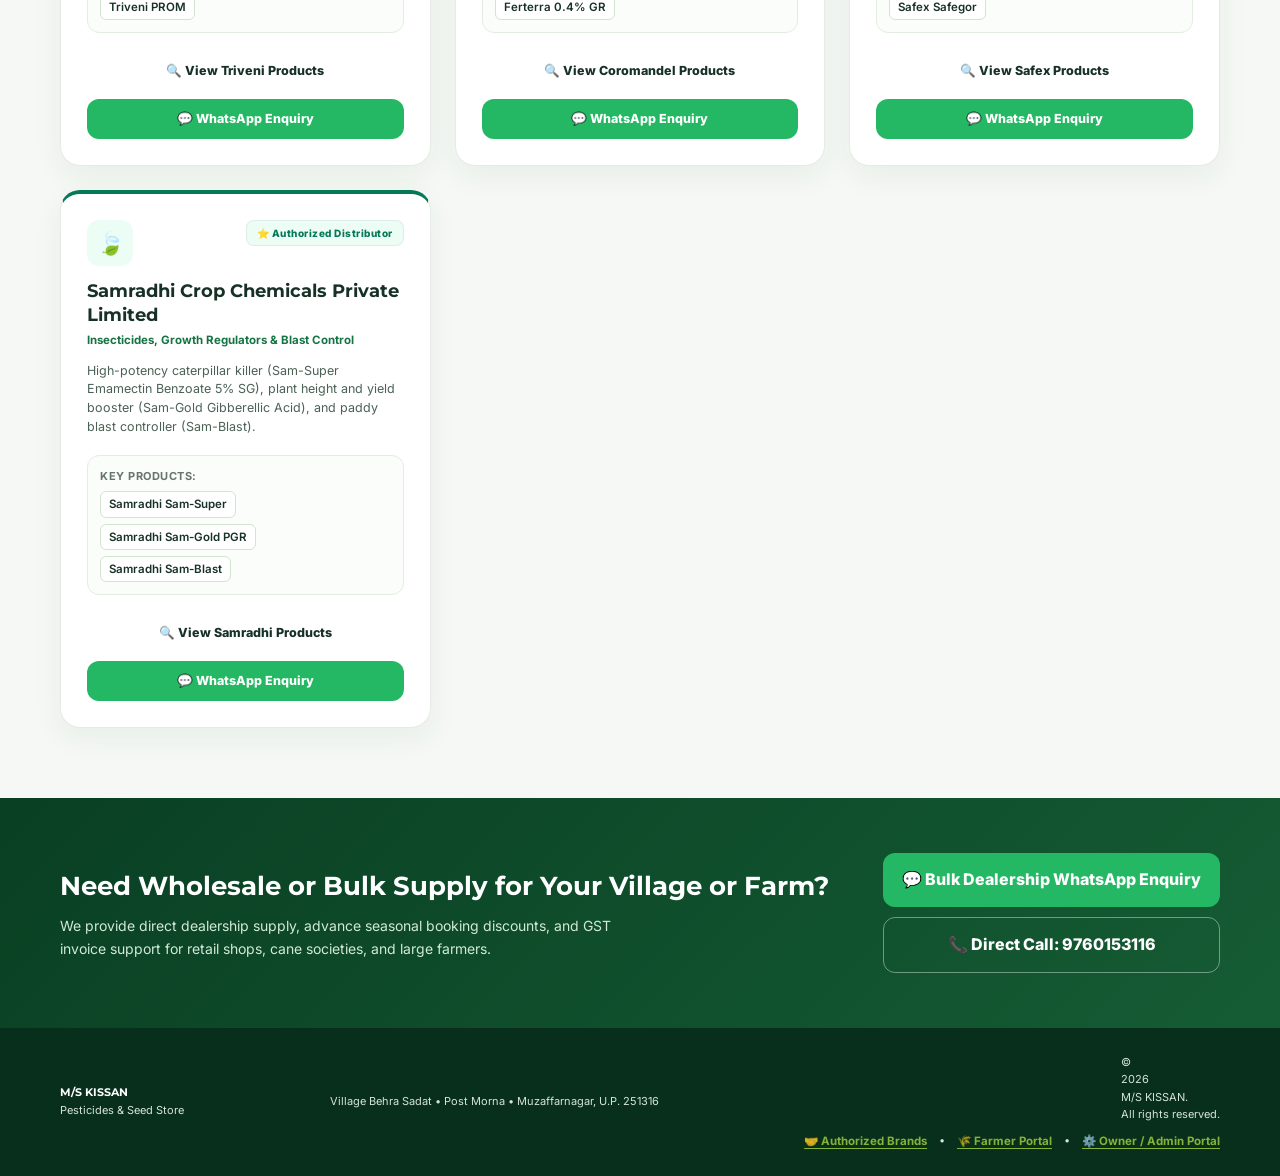
<file: distributors.html>
<!DOCTYPE html>
<html lang="en">
<head>
  <meta charset="UTF-8" />
  <meta name="viewport" content="width=device-width, initial-scale=1.0" />
  <title>Authorized Distributor & Partner Brands | M/S KISSAN Pesticides & Seed Store</title>
  <meta name="description" content="Authorized agricultural distributor for Syngenta, DuPont/Corteva, Agrico Organics, Triveni Fertilizers, Coromandel, Safex Chemicals, and Samradhi Crop Chemicals in Muzaffarnagar." />
  <link rel="preconnect" href="https://fonts.googleapis.com">
  <link rel="preconnect" href="https://fonts.gstatic.com" crossorigin>
  <link href="https://fonts.googleapis.com/css2?family=Inter:wght@400;500;600;700;800&family=Montserrat:wght@700;800;900&display=swap" rel="stylesheet">
  <link rel="stylesheet" href="style.css" />
  <link rel="stylesheet" href="distributors.css" />
</head>
<body>

  <!-- Site Header -->
  <header class="site-header">
    <div class="container nav-wrap">
      <a class="brand" href="index.html">
        <span class="brand-mark">K</span>
        <span>
          <strong>M/S KISSAN</strong>
          <small data-i18n="brand_sub">Pesticides & Seed Store</small>
        </span>
      </a>

      <!-- Main Navigation -->
      <nav class="nav" aria-label="Main navigation">
        <a href="index.html#home" data-i18n="nav_home">Home</a>
        <a href="index.html#products" data-i18n="nav_products">Products</a>
        <a href="index.html#ai-doctor" class="nav-highlight-link" data-i18n="nav_ai_doctor">🤖 AI Doctor</a>
        <a href="distributors.html" class="active-nav-link" data-i18n="nav_distributors">🤝 Authorized Brands</a>
        <a href="farmer-portal.html" class="nav-highlight-link" data-i18n="nav_farmer_portal">🌾 Farmer Portal</a>
        <a href="index.html#contact" data-i18n="nav_contact">Contact</a>
      </nav>

      <!-- Right Action Controls -->
      <div class="header-actions">
        <!-- Settings Button -->
        <button type="button" id="settingsBtn" class="btn-settings-pill" aria-label="Settings" title="Store Settings, Theme & Language">
          <span class="settings-icon">⚙️</span>
          <span class="settings-label" data-i18n="settings_title">Settings</span>
        </button>

        <a class="nav-whatsapp" href="https://wa.me/919760153116?text=Hello%20M%2FS%20KISSAN%2C%20I%20want%20to%20enquire%20about%20distributorship%20and%20bulk%20brand%20products." target="_blank" rel="noopener" data-i18n="nav_whatsapp">💬 WhatsApp</a>

        <button class="menu-toggle" aria-label="Open menu">☰</button>
      </div>
    </div>
  </header>

  <!-- STORE SETTINGS MODAL (Theme, Language, Authorized Brands, Admin Login) -->
  <div id="settingsModal" class="settings-modal hidden" role="dialog" aria-modal="true" aria-labelledby="settingsHeading">
    <div class="settings-modal-backdrop" id="closeSettingsBackdrop"></div>
    <div class="settings-card">
      <div class="settings-card-header">
        <div style="display:flex; align-items:center; gap:10px;">
          <span style="font-size:22px;">⚙️</span>
          <div>
            <h3 id="settingsHeading" data-i18n="settings_title">Store Settings</h3>
            <small data-i18n="settings_sub">Customize language, theme & portal shortcuts</small>
          </div>
        </div>
        <button type="button" id="closeSettingsBtn" class="settings-close-btn" aria-label="Close settings">✕</button>
      </div>

      <div class="settings-card-body">
        <!-- 1. Display Theme -->
        <div class="setting-group-box">
          <div class="setting-header-row">
            <span class="setting-icon">🌓</span>
            <div style="flex:1;">
              <strong data-i18n="theme_heading">Display Theme</strong>
              <small data-i18n="theme_sub">Select Bright (Light) or Dark Mode</small>
            </div>
          </div>
          <div class="segmented-control">
            <button type="button" class="segmented-btn" data-set-theme="light">
              <span>☀️</span> Bright
            </button>
            <button type="button" class="segmented-btn" data-set-theme="dark">
              <span>🌙</span> Dark
            </button>
          </div>
        </div>

        <!-- 2. Language Switcher -->
        <div class="setting-group-box">
          <div class="setting-header-row">
            <span class="setting-icon">🌐</span>
            <div style="flex:1;">
              <strong data-i18n="lang_heading">Language (भाषा)</strong>
              <small data-i18n="lang_sub">Choose English or हिंदी (Hindi)</small>
            </div>
          </div>
          <div class="segmented-control">
            <button type="button" class="segmented-btn" data-set-lang="en">
              <span>🇬🇧</span> English
            </button>
            <button type="button" class="segmented-btn" data-set-lang="hi">
              <span>🇮🇳</span> हिंदी
            </button>
          </div>
        </div>

        <!-- 3. Shortcuts / Authorized Brands & Portals -->
        <div class="setting-links-list">
          <a href="index.html" class="setting-nav-card">
            <span class="setting-nav-icon">🏪</span>
            <div class="setting-nav-info">
              <strong data-i18n="nav_home">Main Storefront (मुख्य स्टोर)</strong>
              <small>Products, seeds, pesticides & AI doctor</small>
            </div>
            <span class="setting-nav-arrow">→</span>
          </a>

          <a href="farmer-portal.html" class="setting-nav-card">
            <span class="setting-nav-icon">🌾</span>
            <div class="setting-nav-info">
              <strong data-i18n="nav_farmer_portal">Farmer Khata & Passbook Portal</strong>
              <small>View digital ledger, purchases & instant OTP login</small>
            </div>
            <span class="setting-nav-arrow">→</span>
          </a>

          <a href="admin.html" class="setting-nav-card">
            <span class="setting-nav-icon">🔑</span>
            <div class="setting-nav-info">
              <strong data-i18n="footer_admin_link">Store Owner & Staff Portal</strong>
              <small>POS Billing, Inventory & Analytics Dashboard</small>
            </div>
            <span class="setting-nav-arrow">→</span>
          </a>
        </div>
      </div>
    </div>
  </div>
  </header>

  <main>
    <!-- Distributor Hero Banner -->
    <section class="dist-hero">
      <div class="container">
        <div class="dist-hero-badge" data-i18n="dist_hero_badge">🤝 OFFICIAL DISTRIBUTORSHIP & DEALERSHIP PORTFOLIO</div>
        <h1 data-i18n="dist_hero_title">Direct Authorized Distributor of India's Leading Agri Brands</h1>
        <p class="dist-hero-desc" data-i18n="dist_hero_desc">
          M/S KISSAN is the certified regional distribution & retail partner in Muzaffarnagar & Jansath region for world-renowned agricultural manufacturers. 100% genuine original batch guaranteed.
        </p>

        <!-- Trust Badges -->
        <div class="dist-trust-row">
          <div class="dist-trust-item">
            <span>🛡️</span>
            <div>
              <strong data-i18n="dist_t1_title">100% Original Products</strong>
              <small data-i18n="dist_t1_sub">Direct factory-sealed batches with GST bill</small>
            </div>
          </div>
          <div class="dist-trust-item">
            <span>🏷️</span>
            <div>
              <strong data-i18n="dist_t2_title">Fair Government Rates</strong>
              <small data-i18n="dist_t2_sub">Transparent pricing with no middleman margins</small>
            </div>
          </div>
          <div class="dist-trust-item">
            <span>📦</span>
            <div>
              <strong data-i18n="dist_t3_title">Wholesale & Retail Ready</strong>
              <small data-i18n="dist_t3_sub">Stock available for individual farmers & sub-dealers</small>
            </div>
          </div>
        </div>
      </div>
    </section>

    <!-- Brands Grid Section -->
    <section class="section dist-brands-section">
      <div class="container">
        <div class="section-heading centered">
          <div class="section-kicker" data-i18n="dist_sec_kicker">PARTNER PORTFOLIO</div>
          <h2 data-i18n="dist_sec_title">Brands & Companies We Officially Deal In</h2>
          <p data-i18n="dist_sec_sub">Click on any brand to view available products or enquire for bulk wholesale supply.</p>
        </div>

        <div class="dist-grid" id="distBrandsGrid">
          <!-- Populated dynamically via JS / Static fallback -->

          <!-- 1. SYNGENTA -->
          <article class="dist-card" style="border-top: 4px solid #0b5d32;">
            <div class="dist-card-top">
              <span class="dist-icon" style="background:#edf7ec; color:#0b5d32;">🌱</span>
              <span class="dist-badge">⭐ Primary Authorized Dealer</span>
            </div>
            <h3>Syngenta India Limited</h3>
            <span class="dist-cat-tag">Crop Protection & Bio-Stimulants</span>
            <p class="dist-card-desc" data-i18n="brand_desc_syngenta">
              World leader in agricultural science, providing advanced research-backed fungicides, insecticides, and crop enhancers like Miravis Duo, Incipio, Score, and Isabion.
            </p>
            <div class="dist-products-list">
              <small><b>Key Products:</b></small>
              <div class="dist-tag-group">
                <span>Miravis Duo</span>
                <span>Incipio</span>
                <span>Score</span>
                <span>Simodis</span>
                <span>Kavach Flo</span>
                <span>Isabion</span>
              </div>
            </div>
            <div class="dist-card-actions">
              <a href="index.html?search=Syngenta#products" class="btn btn-secondary btn-full">🔍 View Syngenta Products</a>
              <a href="https://wa.me/919760153116?text=Hello%20M%2FS%20KISSAN%2C%20I%20want%20to%20enquire%20about%20Syngenta%20products%20pricing%20and%20stock." target="_blank" rel="noopener" class="btn btn-whatsapp btn-full">💬 WhatsApp Enquiry</a>
            </div>
          </article>

          <!-- 2. DUPONT / CORTEVA -->
          <article class="dist-card" style="border-top: 4px solid #00539b;">
            <div class="dist-card-top">
              <span class="dist-icon" style="background:#e8f1fa; color:#00539b;">🔬</span>
              <span class="dist-badge" style="background:#e8f1fa; color:#00539b;">⭐ Authorized Distributor</span>
            </div>
            <h3>DuPont / Corteva Agriscience</h3>
            <span class="dist-cat-tag">Advanced Insecticides & Fungicides</span>
            <p class="dist-card-desc" data-i18n="brand_desc_dupont">
              Global innovator famous for the gold-standard borer control chemical Coragen, Curzate downy mildew fungicide, and specialized hopper insecticides.
            </p>
            <div class="dist-products-list">
              <small><b>Key Products:</b></small>
              <div class="dist-tag-group">
                <span>Coragen 18.5% SC</span>
                <span>Curzate Fungicide</span>
                <span>Pexalon 10% SC</span>
              </div>
            </div>
            <div class="dist-card-actions">
              <a href="index.html?search=DuPont#products" class="btn btn-secondary btn-full">🔍 View DuPont Products</a>
              <a href="https://wa.me/919760153116?text=Hello%20M%2FS%20KISSAN%2C%20I%20want%20to%20enquire%20about%20DuPont%20Coragen%20and%20other%20products." target="_blank" rel="noopener" class="btn btn-whatsapp btn-full">💬 WhatsApp Enquiry</a>
            </div>
          </article>

          <!-- 3. AGRICO ORGANICS -->
          <article class="dist-card" style="border-top: 4px solid #2e7d32;">
            <div class="dist-card-top">
              <span class="dist-icon" style="background:#eff8ee; color:#2e7d32;">🌾</span>
              <span class="dist-badge" style="background:#eff8ee; color:#2e7d32;">⭐ Authorized Distributor</span>
            </div>
            <h3>Agrico Organics Limited</h3>
            <span class="dist-cat-tag">Agrochemicals, Weedicides & Bio-Granules</span>
            <p class="dist-card-desc" data-i18n="brand_desc_agrico">
              Pioneer in wheat weedicides (Gulli Danda / Mandusi control with Clodinafop), broad-spectrum Mancozeb, and high-efficiency organic Bio-Zyme granules.
            </p>
            <div class="dist-products-list">
              <small><b>Key Products:</b></small>
              <div class="dist-tag-group">
                <span>Agri-Clodinafop 15% WP</span>
                <span>Agri-Mancozeb 75% WP</span>
                <span>Agri-Biozyme</span>
              </div>
            </div>
            <div class="dist-card-actions">
              <a href="index.html?search=Agrico#products" class="btn btn-secondary btn-full">🔍 View Agrico Products</a>
              <a href="https://wa.me/919760153116?text=Hello%20M%2FS%20KISSAN%2C%20I%20want%20to%20enquire%20about%20Agrico%20Organics%20products." target="_blank" rel="noopener" class="btn btn-whatsapp btn-full">💬 WhatsApp Enquiry</a>
            </div>
          </article>

          <!-- 4. TRIVENI FERTILIZERS -->
          <article class="dist-card" style="border-top: 4px solid #d97706;">
            <div class="dist-card-top">
              <span class="dist-icon" style="background:#fef7ea; color:#d97706;">🧪</span>
              <span class="dist-badge" style="background:#fef7ea; color:#d97706;">⭐ Authorized Fertilizer Distributor</span>
            </div>
            <h3>Triveni Fertilizers Private Limited</h3>
            <span class="dist-cat-tag">100% Water-Soluble Fertilizers & Micronutrients</span>
            <p class="dist-card-desc" data-i18n="brand_desc_triveni">
              High-purity 100% water-soluble NPK specialty fertilizers (19:19:19), Zinc Sulfate Monohydrate 33%, and soil-enriching Phosphate Rich Organic Manure (PROM).
            </p>
            <div class="dist-products-list">
              <small><b>Key Products:</b></small>
              <div class="dist-tag-group">
                <span>NPK 19:19:19 Soluble</span>
                <span>Zinc Sulfate 33%</span>
                <span>Triveni PROM</span>
              </div>
            </div>
            <div class="dist-card-actions">
              <a href="index.html?search=Triveni#products" class="btn btn-secondary btn-full">🔍 View Triveni Products</a>
              <a href="https://wa.me/919760153116?text=Hello%20M%2FS%20KISSAN%2C%20I%20want%20to%20enquire%20about%20Triveni%20Fertilizers%20and%20NPK." target="_blank" rel="noopener" class="btn btn-whatsapp btn-full">💬 WhatsApp Enquiry</a>
            </div>
          </article>

          <!-- 5. COROMANDEL INTERNATIONAL -->
          <article class="dist-card" style="border-top: 4px solid #c2410c;">
            <div class="dist-card-top">
              <span class="dist-icon" style="background:#fef2ed; color:#c2410c;">🚜</span>
              <span class="dist-badge" style="background:#fef2ed; color:#c2410c;">⭐ Authorized Dealer & Partner</span>
            </div>
            <h3>Coromandel International Limited (Gromor)</h3>
            <span class="dist-cat-tag">Gromor Complex Fertilizers & Bio-Stimulants</span>
            <p class="dist-card-desc" data-i18n="brand_desc_coromandel">
              India's premier manufacturer of high-analysis complex fertilizers (Gromor 28:28:0), granular borer protection (Ferterra), and bio-stimulants (Fantac Plus).
            </p>
            <div class="dist-products-list">
              <small><b>Key Products:</b></small>
              <div class="dist-tag-group">
                <span>Gromor 28:28:0 NPK</span>
                <span>Fantac Plus Booster</span>
                <span>Ferterra 0.4% GR</span>
              </div>
            </div>
            <div class="dist-card-actions">
              <a href="index.html?search=Coromandel#products" class="btn btn-secondary btn-full">🔍 View Coromandel Products</a>
              <a href="https://wa.me/919760153116?text=Hello%20M%2FS%20KISSAN%2C%20I%20want%20to%20enquire%20about%20Coromandel%20Gromor%20and%20Fantac%20Plus." target="_blank" rel="noopener" class="btn btn-whatsapp btn-full">💬 WhatsApp Enquiry</a>
            </div>
          </article>

          <!-- 6. SAFEX CHEMICALS -->
          <article class="dist-card" style="border-top: 4px solid #1e40af;">
            <div class="dist-card-top">
              <span class="dist-icon" style="background:#eff4fe; color:#1e40af;">🛡️</span>
              <span class="dist-badge" style="background:#eff4fe; color:#1e40af;">⭐ Authorized Distributor</span>
            </div>
            <h3>Safex Chemicals (India) Limited</h3>
            <span class="dist-cat-tag">Herbicides, Insecticides & Sucking Pest Control</span>
            <p class="dist-card-desc" data-i18n="brand_desc_safex">
              Comprehensive range of crop protection products including paddy weedicides (Safari Pretilachlor), Safuron (Profenofos + Cypermethrin), and Safegor.
            </p>
            <div class="dist-products-list">
              <small><b>Key Products:</b></small>
              <div class="dist-tag-group">
                <span>Safex Safari (Pretilachlor)</span>
                <span>Safex Safuron</span>
                <span>Safex Safegor</span>
              </div>
            </div>
            <div class="dist-card-actions">
              <a href="index.html?search=Safex#products" class="btn btn-secondary btn-full">🔍 View Safex Products</a>
              <a href="https://wa.me/919760153116?text=Hello%20M%2FS%20KISSAN%2C%20I%20want%20to%20enquire%20about%20Safex%20Chemicals%20products." target="_blank" rel="noopener" class="btn btn-whatsapp btn-full">💬 WhatsApp Enquiry</a>
            </div>
          </article>

          <!-- 7. SAMRADHI CROP CHEMICALS -->
          <article class="dist-card" style="border-top: 4px solid #047857;">
            <div class="dist-card-top">
              <span class="dist-icon" style="background:#ecfdf5; color:#047857;">🍃</span>
              <span class="dist-badge" style="background:#ecfdf5; color:#047857;">⭐ Authorized Distributor</span>
            </div>
            <h3>Samradhi Crop Chemicals Private Limited</h3>
            <span class="dist-cat-tag">Insecticides, Growth Regulators & Blast Control</span>
            <p class="dist-card-desc" data-i18n="brand_desc_samradhi">
              High-potency caterpillar killer (Sam-Super Emamectin Benzoate 5% SG), plant height and yield booster (Sam-Gold Gibberellic Acid), and paddy blast controller (Sam-Blast).
            </p>
            <div class="dist-products-list">
              <small><b>Key Products:</b></small>
              <div class="dist-tag-group">
                <span>Samradhi Sam-Super</span>
                <span>Samradhi Sam-Gold PGR</span>
                <span>Samradhi Sam-Blast</span>
              </div>
            </div>
            <div class="dist-card-actions">
              <a href="index.html?search=Samradhi#products" class="btn btn-secondary btn-full">🔍 View Samradhi Products</a>
              <a href="https://wa.me/919760153116?text=Hello%20M%2FS%20KISSAN%2C%20I%20want%20to%20enquire%20about%20Samradhi%20Crop%20Chemicals." target="_blank" rel="noopener" class="btn btn-whatsapp btn-full">💬 WhatsApp Enquiry</a>
            </div>
          </article>

        </div>
      </div>
    </section>

    <!-- Wholesale & Bulk Supply CTA Banner -->
    <section class="dist-wholesale-banner">
      <div class="container wholesale-wrap">
        <div class="wholesale-text">
          <h2 data-i18n="wholesale_title">Need Wholesale or Bulk Supply for Your Village or Farm?</h2>
          <p data-i18n="wholesale_desc">
            We provide direct dealership supply, advance seasonal booking discounts, and GST invoice support for retail shops, cane societies, and large farmers.
          </p>
        </div>
        <div class="wholesale-actions">
          <a href="https://wa.me/919760153116?text=Hello%20Mr.%20Mahipal%20Singh%20(M%2FS%20KISSAN)%2C%20I%20am%20interested%20in%20Bulk%20Wholesale%20Supply%20and%20Dealership%20rates." target="_blank" rel="noopener" class="btn btn-whatsapp btn-lg">
            💬 Bulk Dealership WhatsApp Enquiry
          </a>
          <a href="tel:+919760153116" class="btn btn-outline-white btn-lg">
            📞 Direct Call: 9760153116
          </a>
        </div>
      </div>
    </section>
  </main>

  <footer>
    <div class="container footer-wrap">
      <div><strong>M/S KISSAN</strong><span data-i18n="brand_sub">Pesticides & Seed Store</span></div>
      <div data-i18n="footer_addr">Village Behra Sadat • Post Morna • Muzaffarnagar, U.P. 251316</div>
      <div class="footer-meta-right">
        <div>© <span id="year"></span> M/S KISSAN. <span data-i18n="footer_rights">All rights reserved.</span></div>
        <div style="display:flex; gap:12px; align-items:center; margin-top:4px;">
          <a href="distributors.html" class="admin-portal-link" data-i18n="nav_distributors">🤝 Authorized Brands</a>
          <span>•</span>
          <a href="farmer-portal.html" class="admin-portal-link" data-i18n="nav_farmer_portal">🌾 Farmer Portal</a>
          <span>•</span>
          <a href="admin.html" class="admin-portal-link" title="Store Owner / Staff Login" data-i18n="footer_admin_link">⚙️ Owner / Admin Portal</a>
        </div>
      </div>
    </div>
  </footer>

  <a class="floating-wa" href="https://wa.me/919760153116?text=Hello%20M%2FS%20KISSAN%2C%20I%20want%20to%20enquire%20about%20authorized%20brand%20products." target="_blank" rel="noopener" aria-label="WhatsApp">💬</a>

  <script src="kissan-master-db.js"></script>
  <script src="translations.js"></script>
  <script src="products-data.js"></script>
  <script src="theme-manager.js"></script>
  <script>
    document.addEventListener('DOMContentLoaded', () => {
      const yearElem = document.getElementById('year');
      if (yearElem) yearElem.textContent = new Date().getFullYear();

      // Mobile Menu
      const menuToggle = document.querySelector('.menu-toggle');
      const nav = document.querySelector('.nav');
      menuToggle?.addEventListener('click', () => {
        nav.classList.toggle('open');
      });

      // Bilingual toggle
      const langToggleBtn = document.getElementById('langToggleBtn');
      const langBtnLabel = document.getElementById('langBtnLabel');
      let currentLang = window.I18n ? window.I18n.getLang() : 'en';

      function applyDistLanguage(lang) {
        if (!window.I18n || !window.I18n.TRANSLATIONS[lang]) return;
        currentLang = lang;
        window.I18n.setLang(lang);
        const dict = window.I18n.TRANSLATIONS[lang];

        document.querySelectorAll('[data-i18n]').forEach(el => {
          const key = el.dataset.i18n;
          if (dict[key]) el.innerHTML = dict[key];
        });

        if (langBtnLabel) {
          langBtnLabel.textContent = lang === 'hi' ? 'Switch to English' : 'हिंदी में देखें';
        }
      }

      langToggleBtn?.addEventListener('click', () => {
        const newLang = currentLang === 'hi' ? 'en' : 'hi';
        applyDistLanguage(newLang);
      });

      applyDistLanguage(currentLang);
    });
  </script>
</body>
</html>
</file>
<file: admin.css>
/* Admin Panel Stylesheet for M/S KISSAN Pesticides & Seed Store */
:root {
  --green: #0b5d32;
  --green2: #167344;
  --lime: #9acb3c;
  --bg: #f4f8f3;
  --card-bg: #ffffff;
  --ink: #173126;
  --muted: #5e7067;
  --line: #e2ebe0;
  --danger: #d9383a;
  --warning: #d97706;
  --radius: 16px;
  --shadow: 0 10px 30px rgba(11, 93, 50, 0.08);
}

* {
  box-sizing: border-box;
  margin: 0;
  padding: 0;
}

body {
  font-family: 'Inter', system-ui, -apple-system, sans-serif;
  background-color: var(--bg);
  color: var(--ink);
  line-height: 1.5;
  min-height: 100vh;
}

a {
  text-decoration: none;
  color: inherit;
}

button, input, select, textarea {
  font: inherit;
}

.admin-container {
  width: min(1280px, 94%);
  margin: 0 auto;
}

.hidden {
  display: none !important;
}

/* ==================== BUTTONS ==================== */
.btn {
  display: inline-flex;
  align-items: center;
  justify-content: center;
  gap: 8px;
  padding: 10px 18px;
  border-radius: 10px;
  font-weight: 700;
  font-size: 13.5px;
  cursor: pointer;
  border: 1px solid transparent;
  transition: all 0.2s ease;
}

.btn:hover {
  transform: translateY(-1px);
  filter: brightness(0.96);
}

.btn-primary {
  background: var(--green);
  color: #fff;
}

.btn-secondary {
  background: #eaf2e8;
  color: var(--green);
  border-color: #d1e2cf;
}

.btn-whatsapp {
  background: #25b864;
  color: #fff;
}

.btn-outline {
  background: transparent;
  border-color: var(--line);
  color: var(--ink);
}

.btn-outline:hover {
  background: #f0f5ee;
}

.btn-danger {
  background: #fdf2f2;
  color: var(--danger);
  border-color: #fad7d7;
}

.btn-danger:hover {
  background: var(--danger);
  color: #fff;
}

.btn-full {
  width: 100%;
}

.btn-lg {
  padding: 13px 24px;
  font-size: 15px;
  box-shadow: 0 4px 14px rgba(11, 93, 50, 0.25);
}

/* ==================== AUTHENTICATION SCREEN ==================== */
.auth-screen {
  min-height: 100vh;
  display: flex;
  align-items: center;
  justify-content: center;
  background: radial-gradient(circle at top right, rgba(154, 203, 60, 0.2), transparent 40%),
              radial-gradient(circle at bottom left, rgba(11, 93, 50, 0.15), transparent 40%),
              #f4f8f3;
  padding: 20px;
}

.auth-card {
  background: var(--card-bg);
  border: 1px solid var(--line);
  border-radius: 24px;
  padding: 40px 32px;
  width: min(420px, 100%);
  box-shadow: 0 20px 45px rgba(20, 55, 35, 0.12);
  text-align: center;
}

.auth-brand {
  display: flex;
  align-items: center;
  justify-content: center;
  gap: 14px;
  margin-bottom: 20px;
}

.brand-mark {
  width: 44px;
  height: 44px;
  border-radius: 12px;
  background: linear-gradient(135deg, var(--green), #08381f);
  display: grid;
  place-items: center;
  color: #fff;
  font-family: 'Montserrat', sans-serif;
  font-size: 24px;
  font-weight: 800;
}

.auth-brand h2 {
  font-family: 'Montserrat', sans-serif;
  font-size: 19px;
  text-align: left;
}

.auth-brand small {
  display: block;
  font-size: 11px;
  color: var(--muted);
  text-align: left;
}

.auth-desc {
  font-size: 13.5px;
  color: var(--muted);
  margin-bottom: 24px;
}

.input-group {
  text-align: left;
  margin-bottom: 18px;
}

.input-group label {
  display: block;
  font-size: 12px;
  font-weight: 700;
  margin-bottom: 6px;
  color: var(--ink);
}

.input-group input {
  width: 100%;
  padding: 13px 16px;
  border-radius: 12px;
  border: 1px solid #d4dfd2;
  font-size: 16px;
  outline: none;
  background: #fbfdfb;
}

.input-group input:focus {
  border-color: var(--green);
  box-shadow: 0 0 0 3px rgba(11, 93, 50, 0.12);
}

.auth-error {
  margin-top: 12px;
  color: var(--danger);
  font-size: 12px;
  font-weight: 600;
  min-height: 18px;
}

.auth-footer {
  margin-top: 25px;
  padding-top: 18px;
  border-top: 1px solid var(--line);
  font-size: 13px;
  font-weight: 600;
  color: var(--green);
}

/* ==================== DASHBOARD HEADER & NAV TABS ==================== */
.admin-header {
  position: sticky;
  top: 0;
  z-index: 40;
  background: rgba(255, 255, 255, 0.96);
  backdrop-filter: blur(12px);
  border-bottom: 1px solid var(--line);
}

.header-inner {
  min-height: 76px;
  display: flex;
  align-items: center;
  justify-content: space-between;
  gap: 16px;
  flex-wrap: wrap;
  padding: 8px 0;
}

.brand {
  display: flex;
  align-items: center;
  gap: 12px;
}

.brand strong {
  font-family: 'Montserrat', sans-serif;
  font-size: 16px;
  display: block;
}

.brand small {
  font-size: 11px;
  color: var(--muted);
  display: block;
}

.admin-nav-tabs {
  display: flex;
  background: #edf5eb;
  padding: 4px;
  border-radius: 12px;
  gap: 4px;
}

.nav-tab {
  padding: 8px 16px;
  border-radius: 9px;
  border: none;
  background: transparent;
  font-weight: 700;
  font-size: 13px;
  color: #486154;
  cursor: pointer;
  transition: all 0.2s ease;
}

.nav-tab.active {
  background: #fff;
  color: var(--green);
  box-shadow: 0 2px 8px rgba(11, 93, 50, 0.12);
}

.header-actions {
  display: flex;
  align-items: center;
  gap: 8px;
}

/* ==================== MAIN DASHBOARD LAYOUT ==================== */
.main-content {
  padding: 30px 0 60px;
}

.tab-content {
  display: block;
}

.banner-section {
  display: flex;
  justify-content: space-between;
  align-items: center;
  gap: 20px;
  margin-bottom: 26px;
  background: linear-gradient(135deg, #eaf6ea 0%, #ffffff 100%);
  border: 1px solid #d8e8d5;
  border-radius: 20px;
  padding: 24px 28px;
}

.banner-text h1 {
  font-family: 'Montserrat', sans-serif;
  font-size: 24px;
  margin-bottom: 4px;
}

.banner-text p {
  color: var(--muted);
  font-size: 13.5px;
}

/* ==================== STATS ROW ==================== */
.stats-row {
  display: grid;
  grid-template-columns: repeat(5, 1fr);
  gap: 14px;
  margin-bottom: 26px;
}

.stats-three {
  grid-template-columns: repeat(3, 1fr);
}

.stat-card {
  background: var(--card-bg);
  border: 1px solid var(--line);
  border-radius: 16px;
  padding: 18px;
  display: flex;
  align-items: center;
  gap: 14px;
  box-shadow: var(--shadow);
}

.stat-icon {
  font-size: 28px;
}

.stat-card h3 {
  font-family: 'Montserrat', sans-serif;
  font-size: 22px;
  color: var(--green);
  line-height: 1.1;
}

.stat-card p {
  font-size: 11.5px;
  color: var(--muted);
  font-weight: 600;
}

/* ==================== TOOLBAR ==================== */
.management-toolbar {
  background: var(--card-bg);
  border: 1px solid var(--line);
  border-radius: 18px;
  padding: 16px 20px;
  display: flex;
  align-items: center;
  justify-content: space-between;
  gap: 16px;
  margin-bottom: 26px;
  box-shadow: var(--shadow);
  flex-wrap: wrap;
}

.search-box {
  position: relative;
  flex: 1;
  min-width: 260px;
}

.search-icon {
  position: absolute;
  left: 14px;
  top: 50%;
  transform: translateY(-50%);
  color: var(--muted);
  font-size: 14px;
}

.search-box input {
  width: 100%;
  padding: 10px 14px 10px 38px;
  border-radius: 10px;
  border: 1px solid var(--line);
  outline: none;
  font-size: 13.5px;
  background: #fbfdfb;
}

.search-box input:focus {
  border-color: var(--green);
}

.filter-controls {
  display: flex;
  gap: 10px;
}

.filter-controls select {
  padding: 9px 14px;
  border-radius: 10px;
  border: 1px solid var(--line);
  background: #fff;
  font-size: 13px;
  color: var(--ink);
  outline: none;
  cursor: pointer;
}

.utility-actions {
  display: flex;
  gap: 8px;
}

.upload-label {
  cursor: pointer;
}

/* ==================== PRODUCT GRID ==================== */
.products-section {
  margin-top: 10px;
}

.section-title-row {
  display: flex;
  justify-content: space-between;
  align-items: center;
  margin-bottom: 18px;
}

.section-title-row h2 {
  font-family: 'Montserrat', sans-serif;
  font-size: 18px;
}

.section-title-row small {
  color: var(--muted);
  font-size: 12px;
}

.admin-product-grid,
.admin-farmer-grid {
  display: grid;
  grid-template-columns: repeat(3, 1fr);
  gap: 18px;
}

.admin-product-card,
.admin-farmer-card {
  background: var(--card-bg);
  border: 1px solid var(--line);
  border-radius: 18px;
  padding: 20px;
  box-shadow: var(--shadow);
  display: flex;
  flex-direction: column;
  position: relative;
  transition: transform 0.2s ease, border-color 0.2s ease, box-shadow 0.2s ease;
}

.admin-product-card:hover,
.admin-farmer-card:hover {
  transform: translateY(-2px);
  border-color: #b7d6b3;
  box-shadow: 0 12px 28px rgba(11, 93, 50, 0.12);
}

.card-header-row,
.farmer-card-top {
  display: flex;
  justify-content: space-between;
  align-items: center;
  margin-bottom: 12px;
}

.category-pill {
  display: inline-block;
  font-size: 10px;
  font-weight: 800;
  letter-spacing: 0.8px;
  text-transform: uppercase;
  color: var(--green);
  background: #eef7ec;
  padding: 3px 8px;
  border-radius: 6px;
}

.stock-badge,
.farmer-balance-badge {
  font-size: 11px;
  font-weight: 700;
  padding: 3px 10px;
  border-radius: 999px;
  display: inline-flex;
  align-items: center;
  gap: 4px;
}

.stock-badge.in-stock,
.farmer-balance-badge.cleared {
  background: #e7f7ed;
  color: var(--green);
}

.stock-badge.out-of-stock,
.farmer-balance-badge.has-due {
  background: #feeaea;
  color: var(--danger);
}

.farmer-id-badge {
  font-family: 'Montserrat', sans-serif;
  font-size: 12px;
  font-weight: 800;
  background: #eef7ec;
  color: var(--green);
  padding: 4px 10px;
  border-radius: 8px;
  border: 1px solid #d4ecd0;
}

.product-info-row {
  display: flex;
  align-items: flex-start;
  gap: 12px;
  margin-bottom: 12px;
}

.product-icon-wrap {
  width: 44px;
  height: 44px;
  border-radius: 12px;
  background: #eff7ec;
  border: 1px solid #d4ebd0;
  display: grid;
  place-items: center;
  font-size: 22px;
  flex-shrink: 0;
}

.product-thumb-img {
  width: 100%;
  height: 100%;
  object-fit: cover;
  border-radius: 11px;
}

.product-titles h3,
.admin-farmer-card h3 {
  font-family: 'Montserrat', sans-serif;
  font-size: 15.5px;
  line-height: 1.25;
  color: var(--ink);
}

.product-titles small {
  font-size: 12px;
  color: var(--muted);
}

.detail-row,
.farmer-info-item {
  font-size: 12.5px;
  color: #43544c;
  margin-bottom: 5px;
  line-height: 1.4;
}

.detail-row b,
.farmer-info-item b {
  color: var(--ink);
}

.card-actions {
  display: flex;
  gap: 8px;
  padding-top: 14px;
  margin-top: auto;
  border-top: 1px solid var(--line);
}

.card-actions button {
  flex: 1;
  padding: 8px 10px;
  font-size: 12px;
}

/* ==================== SEARCH ANALYTICS & DEMAND ==================== */
.analytics-grid {
  display: grid;
  grid-template-columns: 1fr;
  gap: 24px;
}

.analytics-card {
  background: var(--card-bg);
  border: 1px solid var(--line);
  border-radius: 20px;
  padding: 24px;
  box-shadow: var(--shadow);
}

.analytics-card h3 {
  font-family: 'Montserrat', sans-serif;
  font-size: 17px;
  margin-bottom: 16px;
}

.top-keywords-list {
  display: flex;
  gap: 10px;
  flex-wrap: wrap;
}

.keyword-pill {
  display: inline-flex;
  align-items: center;
  gap: 8px;
  background: #f0f7ee;
  border: 1px solid #d5ebd0;
  color: var(--ink);
  padding: 8px 14px;
  border-radius: 999px;
  font-size: 13px;
  font-weight: 600;
}

.keyword-pill b {
  background: var(--green);
  color: #fff;
  border-radius: 50%;
  width: 22px;
  height: 22px;
  display: grid;
  place-items: center;
  font-size: 11px;
}

/* Table styles */
.table-responsive {
  overflow-x: auto;
}

.khata-table {
  width: 100%;
  border-collapse: collapse;
  font-size: 13px;
}

.khata-table th, .khata-table td {
  padding: 12px 14px;
  text-align: left;
  border-bottom: 1px solid var(--line);
}

.khata-table th {
  background: #f6f9f5;
  color: var(--muted);
  font-size: 11.5px;
  font-weight: 700;
  text-transform: uppercase;
}

.khata-table tr:hover {
  background: #fbfdfb;
}

.khata-stats {
  display: grid;
  grid-template-columns: 1fr 1fr;
  gap: 12px;
}

.khata-stat-box {
  background: #f8faf7;
  border: 1px solid var(--line);
  padding: 12px 14px;
  border-radius: 12px;
}

.khata-stat-box small {
  display: block;
  font-size: 11px;
  color: var(--muted);
}

.khata-stat-box strong {
  font-family: 'Montserrat', sans-serif;
  font-size: 18px;
  color: var(--green);
  display: block;
}

.balance-box strong {
  color: var(--danger);
}

.no-results {
  background: #fff;
  border: 1px dashed var(--line);
  border-radius: 18px;
  padding: 50px 20px;
  text-align: center;
  color: var(--muted);
}

.no-results p {
  margin-bottom: 14px;
  font-size: 14px;
}

/* ==================== MODALS ==================== */
.modal-backdrop {
  position: fixed;
  inset: 0;
  z-index: 100;
  background: rgba(10, 35, 22, 0.55);
  backdrop-filter: blur(5px);
  display: flex;
  align-items: center;
  justify-content: center;
  padding: 20px;
}

.modal-card {
  background: var(--card-bg);
  border-radius: 22px;
  width: min(640px, 100%);
  max-height: 90vh;
  overflow-y: auto;
  box-shadow: 0 25px 60px rgba(0, 0, 0, 0.25);
  border: 1px solid var(--line);
}

.modal-card.modal-sm {
  width: min(440px, 100%);
}

.modal-header {
  padding: 22px 28px;
  border-bottom: 1px solid var(--line);
  display: flex;
  align-items: center;
  justify-content: space-between;
}

.modal-header h2 {
  font-family: 'Montserrat', sans-serif;
  font-size: 19px;
}

.close-btn {
  background: none;
  border: none;
  font-size: 28px;
  color: var(--muted);
  cursor: pointer;
  line-height: 1;
}

.close-btn:hover {
  color: var(--ink);
}

.modal-form {
  padding: 24px 28px 28px;
}

.form-grid {
  display: grid;
  grid-template-columns: 1fr 1fr;
  gap: 16px;
}

.form-group {
  display: flex;
  flex-direction: column;
  gap: 6px;
}

.form-group.full-width {
  grid-column: span 2;
}

.form-group label {
  font-size: 12px;
  font-weight: 700;
  color: var(--ink);
}

.form-group input,
.form-group select,
.form-group textarea {
  padding: 10px 14px;
  border-radius: 10px;
  border: 1px solid #d4dfd2;
  font-size: 13.5px;
  outline: none;
  background: #fbfdfb;
}

.form-group input:focus,
.form-group select:focus,
.form-group textarea:focus {
  border-color: var(--green);
  box-shadow: 0 0 0 3px rgba(11, 93, 50, 0.1);
}

.checkbox-group {
  display: flex;
  flex-direction: row;
  gap: 24px;
  align-items: center;
  padding: 6px 0;
}

.switch-label {
  display: inline-flex;
  align-items: center;
  gap: 8px;
  font-size: 13px;
  font-weight: 600;
  cursor: pointer;
}

.modal-actions {
  display: flex;
  justify-content: flex-end;
  gap: 12px;
  margin-top: 24px;
  padding-top: 18px;
  border-top: 1px solid var(--line);
}

/* Toast */
.toast-container {
  position: fixed;
  bottom: 24px;
  right: 24px;
  z-index: 200;
  display: flex;
  flex-direction: column;
  gap: 10px;
}

.toast {
  background: var(--ink);
  color: #fff;
  padding: 12px 20px;
  border-radius: 12px;
  font-size: 13px;
  font-weight: 600;
  box-shadow: 0 10px 30px rgba(0, 0, 0, 0.2);
  animation: slideIn 0.3s ease;
  display: flex;
  align-items: center;
  gap: 10px;
}

.toast.success {
  background: var(--green);
}

.toast.error {
  background: var(--danger);
}

@keyframes slideIn {
  from {
    transform: translateY(20px);
    opacity: 0;
  }
  to {
    transform: translateY(0);
    opacity: 1;
  }
}

/* ==================== POS INVOICES & BILLING ==================== */
.stats-four {
  grid-template-columns: repeat(4, 1fr) !important;
}

.invoice-items-section {
  background: #fbfdfa;
  border: 1px solid #e1eee0;
  border-radius: 14px;
  padding: 14px;
  margin: 14px 0;
}

.invoice-calc-grid {
  display: grid;
  grid-template-columns: 1fr 1fr 1.2fr;
  gap: 16px;
  align-items: flex-start;
  margin-top: 10px;
}

.invoice-totals-box {
  background: #f4faf2;
  border: 1px solid #cce5c9;
  border-radius: 12px;
  padding: 12px 16px;
  display: flex;
  flex-direction: column;
  gap: 6px;
  font-size: 13.5px;
}

.invoice-totals-box div {
  display: flex;
  justify-content: space-between;
  align-items: center;
}

.grand-total-row {
  border-top: 1.5px dashed #adcbad;
  padding-top: 6px;
  font-size: 15px;
  color: var(--green);
}

.due-row {
  color: var(--danger);
  font-weight: 700;
}

/* Printable Receipt Card */
.invoice-receipt-paper {
  background: #fff;
  padding: 24px;
  font-family: 'Courier New', Courier, monospace;
  color: #111;
  font-size: 13px;
  line-height: 1.5;
  border: 1px dashed #ccc;
  border-radius: 8px;
  margin: 0 20px 10px;
}

.receipt-header {
  text-align: center;
}

.receipt-header h3 {
  font-family: 'Montserrat', sans-serif;
  font-size: 18px;
  margin-bottom: 2px;
}

.receipt-header small {
  display: block;
  font-size: 11px;
}

.receipt-divider {
  border-bottom: 1px dashed #999;
  margin: 10px 0;
}

.receipt-meta {
  font-size: 12px;
}

.receipt-meta div {
  display: flex;
  justify-content: space-between;
}

.receipt-items {
  margin: 8px 0;
}

.receipt-item-row {
  display: flex;
  justify-content: space-between;
  margin-bottom: 4px;
}

.receipt-totals div {
  display: flex;
  justify-content: space-between;
  margin-bottom: 3px;
}

.receipt-footer {
  text-align: center;
  margin-top: 14px;
  font-size: 11px;
}

.receipt-footer small {
  display: block;
}

/* ==================== MASTER DATABASE & BACKUP CENTER ==================== */
.db-overview-grid {
  display: grid;
  grid-template-columns: repeat(3, 1fr);
  gap: 16px;
  margin-bottom: 24px;
}

.db-tile {
  background: #fff;
  border: 1px solid var(--line);
  border-radius: 16px;
  padding: 16px 20px;
  display: flex;
  align-items: center;
  gap: 14px;
  box-shadow: var(--shadow);
}

.db-tile-icon {
  font-size: 28px;
}

.db-tile strong {
  display: block;
  font-size: 22px;
  font-family: 'Montserrat', sans-serif;
  color: var(--ink);
}

.db-tile small {
  display: block;
  font-size: 11.5px;
  color: var(--muted);
}

.db-quick-csv {
  margin-left: auto;
  padding: 4px 10px;
  font-size: 11px;
  font-weight: 800;
  border-radius: 6px;
}

.db-actions-card {
  background: #fff;
  border: 1px solid var(--line);
  border-radius: 18px;
  padding: 24px;
  margin-bottom: 24px;
  box-shadow: var(--shadow);
}

.db-actions-card h3 {
  font-family: 'Montserrat', sans-serif;
  font-size: 17px;
  margin-bottom: 6px;
}

.db-actions-card p {
  font-size: 13px;
  color: var(--muted);
  margin-bottom: 18px;
}

.db-actions-row {
  display: flex;
  flex-wrap: wrap;
  gap: 10px;
}

.db-table-explorer {
  background: #fff;
  border: 1px solid var(--line);
  border-radius: 18px;
  padding: 24px;
  box-shadow: var(--shadow);
}

.explorer-header {
  display: flex;
  justify-content: space-between;
  align-items: center;
  margin-bottom: 16px;
  flex-wrap: wrap;
  gap: 12px;
}

.explorer-header h3 {
  font-family: 'Montserrat', sans-serif;
  font-size: 17px;
}

.explorer-select-group {
  display: flex;
  align-items: center;
  gap: 10px;
}

.explorer-select-group select {
  padding: 8px 14px;
  border-radius: 10px;
  border: 1px solid var(--line);
  font-size: 13px;
  outline: none;
  background: #fbfdfa;
}

.raw-json-viewer {
  background: #0f172a;
  color: #38bdf8;
  padding: 18px;
  border-radius: 12px;
  font-family: 'Courier New', Courier, monospace;
  font-size: 12px;
  max-height: 380px;
  overflow-y: auto;
  white-space: pre-wrap;
  word-break: break-word;
}

/* Responsiveness */
@media (max-width: 1080px) {
  .admin-farmer-grid, .admin-product-grid {
    grid-template-columns: repeat(2, 1fr);
  }
  .stats-row {
    grid-template-columns: repeat(3, 1fr);
  }
  .stats-three, .stats-four {
    grid-template-columns: repeat(2, 1fr) !important;
  }
  .db-overview-grid {
    grid-template-columns: repeat(2, 1fr);
  }
}

@media (max-width: 768px) {
  .admin-farmer-grid, .admin-product-grid {
    grid-template-columns: 1fr;
  }
  .stats-row, .stats-three, .stats-four {
    grid-template-columns: 1fr 1fr !important;
  }
  .db-overview-grid {
    grid-template-columns: 1fr;
  }
  .invoice-calc-grid {
    grid-template-columns: 1fr;
  }
  .banner-section {
    flex-direction: column;
    align-items: flex-start;
  }
  .management-toolbar {
    flex-direction: column;
    align-items: stretch;
  }
  .form-grid {
    grid-template-columns: 1fr;
  }
  .form-group.full-width {
    grid-column: span 1;
  }
  .admin-nav-tabs {
    width: 100%;
    overflow-x: auto;
  }
}

/* ========================================================================== */
/* THEME SWITCHER & DARK MODE OVERRIDES FOR ADMIN DASHBOARD */
/* ========================================================================== */

.theme-toggle-btn {
  display: inline-flex;
  align-items: center;
  gap: 6px;
  background: #f1f5f9;
  border: 1.5px solid #cbd5e1;
  color: #334155;
  padding: 7px 13px;
  border-radius: 999px;
  font-size: 12.5px;
  font-weight: 750;
  cursor: pointer;
  transition: all 0.2s cubic-bezier(0.4, 0, 0.2, 1);
  box-shadow: 0 2px 6px rgba(0, 0, 0, 0.05);
}

.theme-toggle-btn:hover {
  background: #e2e8f0;
  transform: translateY(-1px);
}

.theme-toggle-btn.dark-active {
  background: #1e293b;
  border-color: #38bdf8;
  color: #f8fafc;
  box-shadow: 0 0 12px rgba(56, 189, 248, 0.25);
}

[data-theme="dark"] {
  --green: #22c55e;
  --green2: #4ade80;
  --bg: #08120d;
  --card-bg: #11221a;
  --ink: #f0fdf4;
  --muted: #94a3b8;
  --line: #1e3a2e;
  --shadow: 0 10px 30px rgba(0, 0, 0, 0.45);
}

[data-theme="dark"] body {
  background-color: #08120d;
  color: #f0fdf4;
}

[data-theme="dark"] .admin-header {
  background: rgba(8, 18, 13, 0.94);
  border-bottom-color: var(--line);
}

[data-theme="dark"] .admin-card,
[data-theme="dark"] .stat-card,
[data-theme="dark"] .table-card,
[data-theme="dark"] .banner-section,
[data-theme="dark"] .db-card,
[data-theme="dark"] .modal-content,
[data-theme="dark"] .auth-box,
[data-theme="dark"] .export-box {
  background: #11221a;
  border-color: #1e3a2e;
  color: #f0fdf4;
}

[data-theme="dark"] .admin-card:hover {
  border-color: var(--green);
}

[data-theme="dark"] .admin-nav-tabs button {
  background: #14281f;
  border-color: #1e3a2e;
  color: #94a3b8;
}

[data-theme="dark"] .admin-nav-tabs button.active {
  background: var(--green);
  color: #08120d;
}

[data-theme="dark"] .admin-table th {
  background: #14281f;
  color: #94a3b8;
  border-bottom-color: #1e3a2e;
}

[data-theme="dark"] .admin-table td {
  border-bottom-color: #1e3a2e;
  color: #f0fdf4;
}

[data-theme="dark"] .admin-table tr:hover td {
  background: #14281f;
}

[data-theme="dark"] .search-bar-wrap input,
[data-theme="dark"] .filter-select,
[data-theme="dark"] .form-group input,
[data-theme="dark"] .form-group select,
[data-theme="dark"] .form-group textarea {
  background: #09140e;
  border-color: #1e3a2e;
  color: #f0fdf4;
}

[data-theme="dark"] .json-display {
  background: #060c09;
  border-color: #1e3a2e;
  color: #86efac;
}

[data-theme="dark"] .invoice-summary-box {
  background: #14281f;
  border-color: #1e3a2e;
}

/* SETTINGS MODAL & BUTTON STYLES FOR ADMIN DASHBOARD */
.btn-settings-pill {
  display: inline-flex;
  align-items: center;
  gap: 6px;
  background: #f1f5f9;
  border: 1.5px solid #cbd5e1;
  color: #334155;
  padding: 7px 14px;
  border-radius: 999px;
  font-size: 12.5px;
  font-weight: 750;
  cursor: pointer;
  transition: all 0.2s cubic-bezier(0.4, 0, 0.2, 1);
  box-shadow: 0 2px 6px rgba(0, 0, 0, 0.04);
}

.btn-settings-pill:hover {
  background: #e2e8f0;
  border-color: #94a3b8;
  transform: translateY(-1px);
  box-shadow: 0 4px 12px rgba(0, 0, 0, 0.08);
}

.settings-modal {
  position: fixed;
  inset: 0;
  z-index: 1000;
  display: flex;
  align-items: center;
  justify-content: center;
  padding: 16px;
}

.settings-modal.hidden {
  display: none !important;
}

.settings-modal-backdrop {
  position: absolute;
  inset: 0;
  background: rgba(0, 0, 0, 0.55);
  backdrop-filter: blur(5px);
  animation: fadeIn 0.2s ease forwards;
}

.settings-card {
  position: relative;
  z-index: 2;
  width: min(480px, 100%);
  background: #ffffff;
  border-radius: 22px;
  box-shadow: 0 24px 60px rgba(0, 0, 0, 0.25);
  border: 1px solid var(--line);
  overflow: hidden;
  animation: scaleUp 0.25s cubic-bezier(0.16, 1, 0.3, 1) forwards;
}

.settings-card-header {
  padding: 18px 22px;
  display: flex;
  align-items: center;
  justify-content: space-between;
  border-bottom: 1px solid var(--line);
  background: #fbfdfa;
}

.settings-close-btn {
  background: #f1f5f9;
  border: 0;
  width: 32px;
  height: 32px;
  border-radius: 50%;
  font-size: 14px;
  font-weight: 800;
  color: #64748b;
  cursor: pointer;
  display: grid;
  place-items: center;
  transition: all 0.15s ease;
}

.settings-close-btn:hover {
  background: #e2e8f0;
  color: #0f172a;
}

.settings-card-body {
  padding: 20px 22px;
  display: flex;
  flex-direction: column;
  gap: 16px;
  max-height: 80vh;
  overflow-y: auto;
}

.setting-group-box {
  background: #f8faf7;
  border: 1px solid #e2ebe0;
  border-radius: 14px;
  padding: 14px;
}

.setting-header-row {
  display: flex;
  align-items: center;
  gap: 10px;
  margin-bottom: 12px;
}

.setting-icon {
  font-size: 20px;
}

.setting-header-row strong {
  display: block;
  font-size: 14px;
  color: var(--ink);
}

.setting-header-row small {
  display: block;
  font-size: 11.5px;
  color: var(--muted);
}

.segmented-control {
  display: grid;
  grid-template-columns: 1fr 1fr;
  gap: 8px;
  background: #e9efe8;
  padding: 4px;
  border-radius: 10px;
}

.segmented-btn {
  display: inline-flex;
  align-items: center;
  justify-content: center;
  gap: 6px;
  padding: 9px 12px;
  border: 0;
  border-radius: 8px;
  background: transparent;
  color: #475569;
  font-size: 13px;
  font-weight: 700;
  cursor: pointer;
  transition: all 0.2s ease;
}

.segmented-btn:hover {
  color: var(--ink);
}

.segmented-btn.active {
  background: #ffffff;
  color: var(--green);
  box-shadow: 0 2px 6px rgba(0, 0, 0, 0.08);
}

.setting-links-list {
  display: flex;
  flex-direction: column;
  gap: 8px;
}

.setting-nav-card {
  display: flex;
  align-items: center;
  gap: 12px;
  padding: 12px 14px;
  background: #f8faf7;
  border: 1px solid #e2ebe0;
  border-radius: 12px;
  transition: all 0.2s ease;
}

.setting-nav-card:hover {
  background: #f0f7ee;
  border-color: var(--green);
  transform: translateX(3px);
}

.setting-nav-icon {
  font-size: 22px;
}

.setting-nav-info strong {
  display: block;
  font-size: 13.5px;
  color: var(--ink);
}

.setting-nav-info small {
  display: block;
  font-size: 11px;
  color: var(--muted);
}

.setting-nav-arrow {
  font-size: 16px;
  color: var(--green);
  font-weight: 800;
}

@keyframes fadeIn {
  from { opacity: 0; }
  to { opacity: 1; }
}

@keyframes scaleUp {
  from { opacity: 0; transform: scale(0.95) translateY(10px); }
  to { opacity: 1; transform: scale(1) translateY(0); }
}

/* DARK MODE OVERRIDES FOR SETTINGS */
[data-theme="dark"] .btn-settings-pill {
  background: #1e293b;
  border-color: #334155;
  color: #f8fafc;
}

[data-theme="dark"] .btn-settings-pill:hover {
  background: #334155;
  border-color: #475569;
}

[data-theme="dark"] .settings-card {
  background: #11221a;
  border-color: #1e3a2e;
  color: #f0fdf4;
}

[data-theme="dark"] .settings-card-header {
  background: #0d1a14;
  border-bottom-color: #1e3a2e;
}

[data-theme="dark"] .settings-close-btn {
  background: #1e3a2e;
  color: #94a3b8;
}

[data-theme="dark"] .settings-close-btn:hover {
  background: #2b5241;
  color: #fff;
}

[data-theme="dark"] .setting-group-box,
[data-theme="dark"] .setting-nav-card {
  background: #14281f;
  border-color: #1e3a2e;
}

[data-theme="dark"] .setting-nav-card:hover {
  background: #1a3529;
  border-color: #22c55e;
}

[data-theme="dark"] .segmented-control {
  background: #09140e;
}

[data-theme="dark"] .segmented-btn {
  color: #94a3b8;
}

[data-theme="dark"] .segmented-btn.active {
  background: #22c55e;
  color: #08120d;
}

[data-theme="dark"] .setting-header-row strong,
[data-theme="dark"] .setting-nav-info strong {
  color: #f0fdf4;
}
</file>
<file: style.css>
*{box-sizing:border-box;margin:0;padding:0}
:root{--green:#0b5d32;--green2:#167344;--lime:#9acb3c;--cream:#fffdf4;--gold:#e8b83e;--ink:#173126;--muted:#66756e;--line:#e6ece5;--white:#fff;--shadow:0 18px 45px rgba(20,55,35,.11)}
html{scroll-behavior:smooth}
body{font-family:Inter,Arial,sans-serif;color:var(--ink);background:#fff;line-height:1.6}
a{text-decoration:none;color:inherit}
button,input,textarea{font:inherit}
.container{width:min(1160px,92%);margin:auto}
.site-header{position:sticky;top:0;z-index:50;background:rgba(255,255,255,.94);backdrop-filter:blur(12px);border-bottom:1px solid rgba(10,80,45,.1)}
.nav-wrap{min-height:74px;display:flex;align-items:center;justify-content:space-between;gap:18px}
.brand{display:flex;align-items:center;gap:11px}
.brand-mark{width:42px;height:42px;border-radius:12px;background:linear-gradient(145deg,var(--green),#0c3d26);display:grid;place-items:center;color:#fff;font-family:Montserrat;font-size:22px;box-shadow:0 6px 16px rgba(11,93,50,.22)}
.brand-text strong{display:block;font-family:Montserrat;font-size:16px;letter-spacing:.5px;line-height:1.2}
.brand-text small{display:block;font-size:10px;color:var(--muted);text-transform:uppercase;letter-spacing:.7px}

.nav{display:flex;align-items:center;gap:20px;font-size:14px;font-weight:600}
.nav a{color:var(--ink);transition:color .2s ease;padding:6px 0}
.nav a:hover{color:var(--green)}
.nav-highlight-link{background:rgba(11,93,50,.08);color:var(--green)!important;padding:6px 12px!important;border-radius:8px;font-weight:700!important;transition:all .2s ease!important}
.nav-highlight-link:hover{background:var(--green)!important;color:#fff!important}

.header-actions{display:flex;align-items:center;gap:10px}
.btn-settings-pill{display:inline-flex;align-items:center;gap:6px;background:#f1f5f9;border:1.5px solid #cbd5e1;color:#334155;padding:7px 14px;border-radius:999px;font-size:12.5px;font-weight:750;cursor:pointer;transition:all .2s cubic-bezier(.4,0,.2,1);box-shadow:0 2px 6px rgba(0,0,0,.04)}
.btn-settings-pill:hover{background:#e2e8f0;border-color:#94a3b8;transform:translateY(-1px);box-shadow:0 4px 12px rgba(0,0,0,.08)}
.nav-whatsapp{background:#25b864;color:#fff;padding:7px 15px;border-radius:999px;font-weight:750;font-size:12.5px;display:inline-flex;align-items:center;gap:6px;transition:all .2s ease;box-shadow:0 4px 12px rgba(37,184,100,.2)}
.nav-whatsapp:hover{background:#1fa356;transform:translateY(-1px);box-shadow:0 6px 16px rgba(37,184,100,.3)}
.menu-toggle{display:none;border:0;background:none;font-size:26px;cursor:pointer}
.hero{position:relative;overflow:hidden;background:linear-gradient(135deg,#f5fbe8 0%,#fff 56%,#eaf6ee 100%);min-height:650px;display:flex;align-items:center}
.hero-bg{position:absolute;inset:0;background:radial-gradient(circle at 80% 30%,rgba(154,203,60,.2),transparent 30%),radial-gradient(circle at 20% 80%,rgba(22,115,68,.12),transparent 35%)}
.hero-grid{position:relative;display:grid;grid-template-columns:1.05fr .95fr;gap:50px;align-items:center;padding:65px 0}
.eyebrow,.section-kicker{font-size:12px;font-weight:800;letter-spacing:1.6px;color:var(--green2)}
.hero h1{font-family:Montserrat;font-size:clamp(42px,6vw,70px);line-height:1.04;letter-spacing:-2.5px;margin:17px 0 20px}
.hero h1 span{color:var(--green2)}
.hero-text{font-size:18px;color:#53635b;max-width:650px}
.hero-actions{display:flex;gap:12px;flex-wrap:wrap;margin:30px 0 22px}
.btn{display:inline-flex;align-items:center;justify-content:center;border:0;border-radius:12px;padding:14px 19px;font-weight:800;cursor:pointer}
.btn-primary{background:var(--green);color:#fff}
.btn-whatsapp{background:#25b864;color:#fff}
.btn:hover{transform:translateY(-1px);filter:brightness(.98)}
.trust-row{display:flex;gap:18px;flex-wrap:wrap;color:#496258;font-size:13px;font-weight:600}
.hero-card{background:#fff;border:1px solid rgba(11,93,50,.15);border-radius:24px;padding:14px;box-shadow:var(--shadow);transition:transform .3s ease}
.hero-card:hover{transform:translateY(-3px)}
.poster-card{display:flex;flex-direction:column;max-width:440px;margin-left:auto}
.poster-image-wrap{position:relative;border-radius:18px;overflow:hidden;background:#f0f5ee;aspect-ratio:1/1}
.poster-image-wrap img{width:100%;height:100%;object-fit:cover;object-position:top center;display:block}
.poster-badge{position:absolute;top:14px;left:14px;background:rgba(11,93,50,.9);backdrop-filter:blur(8px);color:#fff;font-size:11px;font-weight:700;padding:6px 13px;border-radius:999px;box-shadow:0 4px 12px rgba(0,0,0,.2);border:1px solid rgba(255,255,255,.25)}
.poster-footer{padding:14px 6px 4px}
.poster-footer h3{font-family:Montserrat;font-size:22px;color:var(--green);margin-bottom:2px}
.poster-role{font-size:13px;font-weight:700;color:#355345;margin-bottom:8px}
.poster-meta{display:flex;flex-direction:column;gap:5px;font-size:12px;color:var(--muted);border-top:1px solid var(--line);padding-top:10px}
.quick-categories{margin-top:-36px;position:relative;z-index:3}
.category-grid{display:grid;grid-template-columns:repeat(4,1fr);gap:12px}
.category-card{background:#fff;border:1px solid var(--line);border-radius:16px;padding:18px;box-shadow:var(--shadow);display:grid;grid-template-columns:auto 1fr;column-gap:12px;align-items:center}
.category-card span{font-size:28px;grid-row:span 2}.category-card b{font-size:14px}.category-card small{color:var(--muted);font-size:11px}
.section{padding:100px 0}
.two-col{display:grid;grid-template-columns:1fr 1fr;gap:70px;align-items:start}
.section h2{font-family:Montserrat;font-size:clamp(31px,4vw,46px);line-height:1.1;letter-spacing:-1.4px;margin:10px 0 20px}
.about p{color:var(--muted);margin:0 0 15px;max-width:650px}
.stats{display:flex;gap:12px;margin-top:30px}
.stats div{background:#f5f8f3;border:1px solid var(--line);padding:17px 18px;border-radius:14px;min-width:120px}
.stats strong{font-family:Montserrat;font-size:26px;color:var(--green);display:block}.stats span{font-size:11px;color:var(--muted)}
.info-panel{background:linear-gradient(145deg,#f3faea,#fff);border:1px solid #dce9d7;border-radius:24px;padding:30px;box-shadow:var(--shadow)}
.founder-badge{display:flex;align-items:center;gap:14px;padding-bottom:16px;margin-bottom:16px;border-bottom:1px solid var(--line)}
.founder-thumb{width:56px;height:56px;border-radius:50%;object-fit:cover;object-position:top;border:2px solid var(--green);box-shadow:0 4px 10px rgba(11,93,50,.2)}
.founder-badge strong{font-family:Montserrat;font-size:17px;color:var(--ink);display:block}
.founder-badge small{font-size:12px;color:var(--green2);font-weight:700;display:block}
.info-panel h3{font-family:Montserrat;font-size:21px;margin-bottom:16px}
.info-item{display:flex;gap:15px;padding:15px 0;border-bottom:1px solid var(--line)}.info-item:last-child{border-bottom:0}
.info-item>span{font-size:24px}.info-item b{font-size:14px}.info-item p{font-size:13px;color:var(--muted)}
.offerings{background:var(--cream)}
.section-heading{display:flex;justify-content:space-between;align-items:end;gap:30px;margin-bottom:35px}.section-heading>p{max-width:440px;color:var(--muted);font-size:14px}.centered{display:block;text-align:center}.centered>p{margin:0 auto}
.offering-grid{display:grid;grid-template-columns:repeat(4,1fr);gap:16px}
.offering-grid article,.service-grid article{background:#fff;border:1px solid var(--line);padding:25px;border-radius:18px;box-shadow:0 8px 25px rgba(20,55,35,.05)}
.offer-icon{font-size:32px;margin-bottom:12px}.offering-grid h3,.service-grid h3{font-family:Montserrat;font-size:17px;margin-bottom:8px}.offering-grid p,.service-grid p{color:var(--muted);font-size:13px}

/* ==================== BRANDS SHOWCASE ==================== */
.brands-showcase-section{background:#f3f8f1;border-top:1px solid var(--line);border-bottom:1px solid var(--line)}
.brands-grid-showcase{display:grid;grid-template-columns:repeat(4,1fr);gap:14px;margin-top:24px}
.brand-showcase-pill{background:#fff;border:1px solid var(--line);border-radius:16px;padding:14px 16px;display:flex;align-items:center;gap:12px;box-shadow:0 4px 14px rgba(20,55,35,.04);transition:all .2s ease}
.brand-showcase-pill:hover{transform:translateY(-2px);border-color:var(--green);box-shadow:0 8px 22px rgba(11,93,50,.12)}
.brand-pill-icon{font-size:24px;width:40px;height:40px;border-radius:10px;background:#f0f8ed;display:grid;place-items:center;flex-shrink:0}
.brand-showcase-pill strong{display:block;font-size:13.5px;color:var(--ink);font-family:Montserrat}
.brand-showcase-pill small{display:block;font-size:11px;color:var(--muted)}

.products{background:#fbfdfb}
.product-controls{display:flex;flex-direction:column;gap:18px;margin-bottom:30px}
.store-search-box{position:relative;max-width:580px;width:100%}
.store-search-box .search-icon{position:absolute;left:16px;top:50%;transform:translateY(-50%);color:var(--muted);font-size:15px}
.store-search-box input{width:100%;padding:13px 18px 13px 44px;border-radius:14px;border:1px solid #d0ded0;background:#fff;font-size:14px;outline:none;box-shadow:0 4px 16px rgba(20,55,35,.04);transition:all .2s ease}
.store-search-box input:focus{border-color:var(--green);box-shadow:0 0 0 3px rgba(11,93,50,.12)}
.product-tabs{display:flex;gap:8px;flex-wrap:wrap}.tab{border:1px solid var(--line);background:#fff;padding:9px 15px;border-radius:999px;color:#56655d;font-weight:700;cursor:pointer;font-size:13px;transition:all .2s ease}.tab:hover{border-color:var(--green);color:var(--green)}.tab.active{background:var(--green);color:#fff;border-color:var(--green)}
.product-grid{display:grid;grid-template-columns:repeat(4,1fr);gap:16px}
.product-card{background:#fff;border:1px solid var(--line);border-radius:18px;padding:22px;display:flex;flex-direction:column;min-height:300px;box-shadow:0 8px 22px rgba(20,55,35,.04);transition:transform .2s ease,border-color .2s ease}
.product-card:hover{transform:translateY(-3px);border-color:#bed6bc;box-shadow:0 12px 30px rgba(20,55,35,.08)}
.product-card.hidden{display:none}
.product-top{display:flex;justify-content:space-between;align-items:center;margin-bottom:4px}
.product-top span{font-size:9.5px;letter-spacing:1.2px;font-weight:900;color:var(--green);background:#edf7ea;padding:3px 8px;border-radius:6px}
.product-icon-wrap{width:36px;height:36px;display:grid;place-items:center}
.product-icon-wrap i{font-style:normal;font-size:26px}
.product-thumb-img{width:100%;height:100%;object-fit:cover;border-radius:8px}
.product-card h3{font-family:Montserrat;font-size:18px;margin:8px 0 4px;line-height:1.25}
.product-brand-tag{font-size:11px;font-weight:700;color:var(--green2);margin-bottom:6px}
.product-card p{font-size:12px;color:var(--muted);margin:4px 0;line-height:1.4}
.product-card b{color:#2a3d34}
.enquire{margin-top:auto;border:0;background:#eff8ec;color:var(--green);padding:11px;border-radius:10px;font-weight:800;cursor:pointer;transition:all .2s ease}.enquire:hover{background:var(--green);color:#fff}
.client-no-results{background:#fff;border:1px dashed var(--line);border-radius:18px;padding:45px 20px;text-align:center;color:var(--muted);margin-top:10px}
.client-no-results p{margin-bottom:16px;font-size:14px}
.source-note{margin-top:22px;padding:16px;border-left:4px solid var(--gold);background:#fff9df;color:#6b6144;font-size:11px;border-radius:8px}

/* ==================== AI CROP DOCTOR SECTION ==================== */
.ai-doctor-section{background:linear-gradient(180deg,#f3f8f2 0%,#eaf4e7 100%);border-top:1px solid var(--line);border-bottom:1px solid var(--line)}
.ai-doctor-grid{display:grid;grid-template-columns:1fr 1fr;gap:28px;align-items:stretch;margin-top:30px}
.ai-input-card,.ai-output-card{background:#fff;border:1px solid var(--line);border-radius:24px;padding:26px;box-shadow:var(--shadow);display:flex;flex-direction:column}
.ai-input-card h3{font-family:Montserrat;font-size:18px;margin-bottom:14px;color:var(--ink)}
.ai-dropzone{position:relative;border:2px dashed #9bc396;border-radius:18px;background:#fbfdfa;padding:20px;text-align:center;cursor:pointer;transition:all .2s ease;min-height:170px;display:flex;align-items:center;justify-content:center}
.ai-dropzone:hover{border-color:var(--green);background:#f6fbf4}
.ai-dropzone input[type="file"]{position:absolute;inset:0;opacity:0;cursor:pointer;z-index:5;width:100%;height:100%}
.dropzone-content{display:flex;flex-direction:column;align-items:center;gap:4px}
.dropzone-icon{font-size:36px}
.dropzone-content strong{font-size:14px;color:var(--green)}
.dropzone-content small{font-size:11.5px;color:var(--muted)}
.dropzone-preview{position:relative;width:100%;border-radius:12px;overflow:hidden;background:#0d2618;max-height:200px}
.dropzone-preview img{width:100%;max-height:200px;object-fit:contain;display:block;margin:0 auto}
.scanner-laser{position:absolute;left:0;right:0;height:4px;background:#25b864;box-shadow:0 0 16px #25b864,0 0 30px #25b864;animation:scanLaser 1.5s infinite alternate ease-in-out;z-index:10}
@keyframes scanLaser{0%{top:2%}100%{top:94%}}
.remove-photo-btn{position:absolute;top:8px;right:8px;width:28px;height:28px;border-radius:50%;background:rgba(0,0,0,.65);color:#fff;border:none;cursor:pointer;z-index:15;font-size:16px;line-height:1}
.ai-form-group{display:flex;flex-direction:column;gap:5px;margin-top:12px}
.ai-form-group label{font-size:12px;font-weight:700;color:var(--ink)}
.ai-form-group select,.ai-form-group input{padding:10px 12px;border-radius:10px;border:1px solid #d4dfd2;font-size:13px;background:#fbfdfb;outline:none}
.ai-form-group select:focus,.ai-form-group input:focus{border-color:var(--green)}
.btn-scan{margin-top:16px;padding:12px;font-size:14px}

.ai-placeholder-view{flex:1;display:flex;flex-direction:column;align-items:center;justify-content:center;text-align:center;color:var(--muted);padding:30px 15px}
.ai-bot-icon{font-size:44px;margin-bottom:10px}
.ai-placeholder-view h3{font-family:Montserrat;font-size:18px;color:var(--ink);margin-bottom:6px}
.ai-placeholder-view p{font-size:13px;max-width:320px}
.ai-result-view{flex:1;display:flex;flex-direction:column}
.rx-header{display:flex;justify-content:space-between;align-items:flex-start;border-bottom:2px solid #e7efe5;padding-bottom:12px;margin-bottom:14px}
.rx-badge{display:inline-block;font-size:9.5px;font-weight:800;background:#eaf6ea;color:var(--green);padding:3px 8px;border-radius:6px;letter-spacing:.8px}
.rx-disease-name{font-family:Montserrat;font-size:19px;color:#082f1b;margin:4px 0 2px}
.rx-crop-name{font-size:11.5px;color:var(--muted)}
.rx-confidence{text-align:right;background:#eef8eb;border:1px solid #cce5c7;padding:5px 10px;border-radius:8px}
.rx-confidence small{display:block;font-size:9.5px;color:var(--muted)}
.rx-confidence strong{display:block;font-size:16px;font-family:Montserrat;color:var(--green)}
.rx-body{display:flex;flex-direction:column;gap:10px;flex:1}
.rx-info-block{font-size:12.5px}
.rx-info-block b{display:block;color:var(--ink);margin-bottom:2px}
.rx-info-block p{color:#43544c;line-height:1.4}
.rx-medicine-box{background:#f0f7ee;border:1.5px solid #b7deb2;border-radius:12px;padding:12px}
.rx-med-head{display:flex;align-items:center;gap:10px;margin-bottom:6px}
.rx-med-head small{display:block;font-size:10px;color:var(--muted);text-transform:uppercase;font-weight:700}
.rx-med-head h4{font-family:Montserrat;font-size:15.5px;color:var(--green)}
.rx-med-dosage{font-size:12px;border-top:1px solid #d4ebd0;padding-top:6px}
.rx-med-dosage b{color:var(--ink)}
.rx-actions{margin-top:14px}

.services{background:#0c4c2b;color:#fff}.services .section-kicker{color:#b9dd6b}.services .section-heading>p{color:#c8d9cf}
.service-grid{display:grid;grid-template-columns:repeat(4,1fr);gap:16px}.service-grid article{background:rgba(255,255,255,.07);border-color:rgba(255,255,255,.12)}.service-grid article>span{font-size:30px}.service-grid h3{margin-top:12px}.service-grid p{color:#c8d9cf}
.gallery-grid{display:grid;grid-template-columns:2fr 1fr 1fr;grid-template-rows:180px 180px;gap:14px}
.gallery-card{position:relative;border-radius:18px;overflow:hidden;background:#f5f8f3;border:1px solid var(--line);box-shadow:0 8px 22px rgba(20,55,35,.06)}
.gallery-card.large{grid-row:span 2}
.gallery-card img{width:100%;height:100%;object-fit:cover;object-position:top;display:block}
.gallery-card-overlay{position:absolute;bottom:0;inset-inline:0;background:linear-gradient(to top,rgba(8,47,27,.9) 0%,rgba(8,47,27,.4) 65%,transparent 100%);padding:24px 16px 14px;color:#fff}
.gallery-card-overlay strong{display:block;font-family:Montserrat;font-size:17px}
.gallery-card-overlay span{display:block;font-size:12px;color:#d5e5db}
.gallery-placeholder{border:2px dashed #cbd9cf;border-radius:18px;background:#f7faf6;display:flex;flex-direction:column;align-items:center;justify-content:center;color:#7c8d84;text-align:center}
.gallery-placeholder.large{grid-row:span 2;font-size:44px}.gallery-placeholder:not(.large){font-size:28px}.gallery-placeholder strong{font-family:Montserrat;font-size:15px;color:#456055}.gallery-placeholder span{font-size:11px}
.contact{background:#f5faef}.contact-grid{display:grid;grid-template-columns:1fr 1fr;gap:70px}.contact-list{margin-top:25px;display:grid;gap:10px}.contact-list>a,.contact-list>div{display:flex;gap:15px;align-items:center;background:#fff;padding:15px;border-radius:14px;border:1px solid var(--line)}.contact-list span{font-size:22px}.contact-list small{display:block;color:var(--muted);font-size:10px;text-transform:uppercase;letter-spacing:1px}.contact-list b{display:block;font-size:13px}
.map-card{margin-top:16px;background:#fff;border:1px solid var(--line);border-radius:18px;padding:16px;box-shadow:var(--shadow)}
.map-header{display:flex;align-items:center;gap:12px;margin-bottom:12px}
.map-header strong{display:block;font-size:14px;font-family:Montserrat}
.map-header small{display:block;font-size:11px;color:var(--muted)}
.map-dir-btn{margin-left:auto;padding:6px 12px;font-size:12px;border-radius:8px}
.map-iframe-wrap{border-radius:12px;overflow:hidden;border:1px solid var(--line);line-height:0}
.enquiry-form{background:#fff;padding:28px;border-radius:22px;box-shadow:var(--shadow);border:1px solid var(--line)}.enquiry-form h3{font-family:Montserrat;font-size:22px;margin-bottom:18px}.enquiry-form label{display:block;font-size:12px;font-weight:800;margin-bottom:12px}.enquiry-form input,.enquiry-form textarea{display:block;width:100%;margin-top:6px;border:1px solid #d8e2da;border-radius:10px;padding:12px;outline:0;background:#fbfdfb}.enquiry-form input:focus,.enquiry-form textarea:focus{border-color:var(--green)}.enquiry-form button{width:100%;margin-top:5px}.enquiry-form small{display:block;color:var(--muted);font-size:10px;margin-top:10px}
footer{background:#082f1b;color:#d5e3da;padding:26px 0;font-size:11px}.footer-wrap{display:flex;justify-content:space-between;gap:20px;align-items:center}.footer-wrap strong{display:block;color:#fff;font-family:Montserrat}.footer-wrap span{display:block}
.footer-meta-right{display:flex;flex-direction:column;align-items:flex-end;gap:4px}
.admin-portal-link{color:#9acb3c;font-weight:700;font-size:11.5px;text-decoration:underline;text-underline-offset:3px;opacity:.85;transition:opacity .2s ease}
.admin-portal-link:hover{opacity:1;color:#fff}
.floating-wa{position:fixed;right:20px;bottom:20px;width:56px;height:56px;border-radius:50%;background:#25b864;color:#fff;display:grid;place-items:center;font-size:25px;box-shadow:0 12px 28px rgba(0,0,0,.2);z-index:60}
@media(max-width:980px){.nav{gap:13px}.product-grid{grid-template-columns:repeat(2,1fr)}.offering-grid,.service-grid{grid-template-columns:repeat(2,1fr)}}
@media(max-width:760px){.nav{display:none;position:absolute;top:76px;left:0;right:0;background:#fff;padding:18px 5%;border-bottom:1px solid var(--line);flex-direction:column}.nav.open{display:flex}.menu-toggle{display:block}.nav-whatsapp{display:none}.hero-grid,.two-col,.contact-grid,.ai-doctor-grid{grid-template-columns:1fr;gap:25px}.hero{min-height:auto}.hero-grid{padding:55px 0}.hero-card{order:-1;margin:0 auto;max-width:100%}.hero h1{font-size:45px}.category-grid{grid-template-columns:repeat(2,1fr)}.section{padding:70px 0}.section-heading{display:block}.section-heading>p{margin-top:10px}.gallery-grid{grid-template-columns:1fr 1fr;grid-template-rows:220px 180px}.gallery-placeholder.large,.gallery-card.large{grid-row:auto;grid-column:span 2}.footer-wrap{flex-direction:column;align-items:flex-start}.stats{flex-wrap:wrap}}
@media(max-width:500px){.product-grid,.offering-grid,.service-grid,.category-grid{grid-template-columns:1fr}.gallery-grid{grid-template-columns:1fr;grid-template-rows:auto}.gallery-placeholder.large,.gallery-card.large{grid-column:auto;height:280px}.hero h1{font-size:38px}.hero-actions .btn{width:100%}}

/* ========================================================================== */
/* THEME SWITCHER BUTTON STYLES & DARK MODE DESIGN SYSTEM */
/* ========================================================================== */

.theme-switch-wrap {
  display: flex;
  align-items: center;
}

.theme-toggle-btn {
  display: inline-flex;
  align-items: center;
  gap: 6px;
  background: #f1f5f9;
  border: 1.5px solid #cbd5e1;
  color: #334155;
  padding: 7px 13px;
  border-radius: 999px;
  font-size: 12.5px;
  font-weight: 750;
  cursor: pointer;
  transition: all 0.2s cubic-bezier(0.4, 0, 0.2, 1);
  box-shadow: 0 2px 6px rgba(0, 0, 0, 0.05);
}

.theme-toggle-btn:hover {
  background: #e2e8f0;
  transform: translateY(-1px);
  box-shadow: 0 4px 10px rgba(0, 0, 0, 0.1);
}

.theme-toggle-btn.dark-active {
  background: #1e293b;
  border-color: #38bdf8;
  color: #f8fafc;
  box-shadow: 0 0 12px rgba(56, 189, 248, 0.25);
}

/* DARK MODE OVERRIDES */
[data-theme="dark"] {
  --green: #22c55e;
  --green2: #4ade80;
  --lime: #bef264;
  --cream: #0f1c16;
  --gold: #facc15;
  --ink: #f0fdf4;
  --muted: #94a3b8;
  --line: #1e3a2e;
  --white: #112019;
  --shadow: 0 18px 45px rgba(0, 0, 0, 0.45);
}

[data-theme="dark"] body {
  background-color: #08120d;
  color: #f0fdf4;
}

[data-theme="dark"] .site-header {
  background: rgba(8, 18, 13, 0.92);
  border-bottom-color: rgba(34, 197, 94, 0.2);
}

[data-theme="dark"] .nav {
  background: #08120d;
  border-bottom-color: var(--line);
}

[data-theme="dark"] .hero {
  background: linear-gradient(135deg, #0b1c14 0%, #08120d 56%, #0d2419 100%);
}

[data-theme="dark"] .hero-bg {
  background: radial-gradient(circle at 80% 30%, rgba(190, 242, 100, 0.1), transparent 40%), radial-gradient(circle at 20% 80%, rgba(34, 197, 94, 0.08), transparent 40%);
}

[data-theme="dark"] .hero-text,
[data-theme="dark"] .about p,
[data-theme="dark"] .section-sub,
[data-theme="dark"] .poster-meta,
[data-theme="dark"] .cat-btn {
  color: #94a3b8;
}

[data-theme="dark"] .hero-card,
[data-theme="dark"] .category-card,
[data-theme="dark"] .product-card,
[data-theme="dark"] .info-panel,
[data-theme="dark"] .gallery-card,
[data-theme="dark"] .contact-list > a,
[data-theme="dark"] .contact-list > div,
[data-theme="dark"] .map-card,
[data-theme="dark"] .enquiry-form,
[data-theme="dark"] .ai-doctor-card,
[data-theme="dark"] .rx-modal-card {
  background: #11221a;
  border-color: #1e3a2e;
  color: #f0fdf4;
}

[data-theme="dark"] .category-card:hover,
[data-theme="dark"] .product-card:hover {
  border-color: var(--green);
  box-shadow: 0 12px 30px rgba(34, 197, 94, 0.15);
}

[data-theme="dark"] .stats div {
  background: #14281f;
  border-color: #1e3a2e;
}

[data-theme="dark"] .poster-image-wrap {
  background: #14281f;
}

[data-theme="dark"] .poster-meta {
  color: #94a3b8;
  border-top-color: #1e3a2e;
}

[data-theme="dark"] .gallery-placeholder {
  background: #11221a;
  border-color: #1e3a2e;
  color: #94a3b8;
}

[data-theme="dark"] .gallery-placeholder strong {
  color: #f0fdf4;
}

[data-theme="dark"] .contact {
  background: #0b1711;
}

[data-theme="dark"] .enquiry-form input,
[data-theme="dark"] .enquiry-form textarea,
[data-theme="dark"] .search-bar-wrap input,
[data-theme="dark"] .ai-input-group textarea,
[data-theme="dark"] .ai-input-group select {
  background: #09140e;
  border-color: #1e3a2e;
  color: #f0fdf4;
}

[data-theme="dark"] .cat-btn {
  background: #14281f;
  border-color: #1e3a2e;
  color: #94a3b8;
}

[data-theme="dark"] .cat-btn.active {
  background: var(--green);
  color: #08120d;
}

[data-theme="dark"] .ai-doctor {
  background: #08120d;
}

[data-theme="dark"] .ai-upload-area {
  background: #0b1711;
  border-color: #1e3a2e;
}

[data-theme="dark"] .rx-result-panel {
  background: #11221a;
  border-color: #1e3a2e;
}

[data-theme="dark"] .rx-medicine-box {
  background: #14281f;
  border-color: #22c55e;
}

[data-theme="dark"] footer {
  background: #060c09;
  border-top: 1px solid #1e3a2e;
}

/* ========================================================================== */
/* STORE SETTINGS MODAL STYLES */
/* ========================================================================== */

.settings-modal {
  position: fixed;
  inset: 0;
  z-index: 1000;
  display: flex;
  align-items: center;
  justify-content: center;
  padding: 16px;
}

.settings-modal.hidden {
  display: none !important;
}

.settings-modal-backdrop {
  position: absolute;
  inset: 0;
  background: rgba(0, 0, 0, 0.55);
  backdrop-filter: blur(5px);
  animation: fadeIn 0.2s ease forwards;
}

.settings-card {
  position: relative;
  z-index: 2;
  width: min(480px, 100%);
  background: #ffffff;
  border-radius: 22px;
  box-shadow: 0 24px 60px rgba(0, 0, 0, 0.25);
  border: 1px solid var(--line);
  overflow: hidden;
  animation: scaleUp 0.25s cubic-bezier(0.16, 1, 0.3, 1) forwards;
}

.settings-card-header {
  padding: 18px 22px;
  display: flex;
  align-items: center;
  justify-content: space-between;
  border-bottom: 1px solid var(--line);
  background: #fbfdfa;
}

.settings-close-btn {
  background: #f1f5f9;
  border: 0;
  width: 32px;
  height: 32px;
  border-radius: 50%;
  font-size: 14px;
  font-weight: 800;
  color: #64748b;
  cursor: pointer;
  display: grid;
  place-items: center;
  transition: all 0.15s ease;
}

.settings-close-btn:hover {
  background: #e2e8f0;
  color: #0f172a;
}

.settings-card-body {
  padding: 20px 22px;
  display: flex;
  flex-direction: column;
  gap: 16px;
  max-height: 80vh;
  overflow-y: auto;
}

.setting-group-box {
  background: #f8faf7;
  border: 1px solid #e2ebe0;
  border-radius: 14px;
  padding: 14px;
}

.setting-header-row {
  display: flex;
  align-items: center;
  gap: 10px;
  margin-bottom: 12px;
}

.setting-icon {
  font-size: 20px;
}

.setting-header-row strong {
  display: block;
  font-size: 14px;
  color: var(--ink);
}

.setting-header-row small {
  display: block;
  font-size: 11.5px;
  color: var(--muted);
}

.segmented-control {
  display: grid;
  grid-template-columns: 1fr 1fr;
  gap: 8px;
  background: #e9efe8;
  padding: 4px;
  border-radius: 10px;
}

.segmented-btn {
  display: inline-flex;
  align-items: center;
  justify-content: center;
  gap: 6px;
  padding: 9px 12px;
  border: 0;
  border-radius: 8px;
  background: transparent;
  color: #475569;
  font-size: 13px;
  font-weight: 700;
  cursor: pointer;
  transition: all 0.2s ease;
}

.segmented-btn:hover {
  color: var(--ink);
}

.segmented-btn.active {
  background: #ffffff;
  color: var(--green);
  box-shadow: 0 2px 6px rgba(0, 0, 0, 0.08);
}

.setting-links-list {
  display: flex;
  flex-direction: column;
  gap: 8px;
}

.setting-nav-card {
  display: flex;
  align-items: center;
  gap: 12px;
  padding: 12px 14px;
  background: #f8faf7;
  border: 1px solid #e2ebe0;
  border-radius: 12px;
  transition: all 0.2s ease;
}

.setting-nav-card:hover {
  background: #f0f7ee;
  border-color: var(--green);
  transform: translateX(3px);
}

.setting-nav-icon {
  font-size: 22px;
}

.setting-nav-info strong {
  display: block;
  font-size: 13.5px;
  color: var(--ink);
}

.setting-nav-info small {
  display: block;
  font-size: 11px;
  color: var(--muted);
}

.setting-nav-arrow {
  font-size: 16px;
  color: var(--green);
  font-weight: 800;
}

@keyframes fadeIn {
  from { opacity: 0; }
  to { opacity: 1; }
}

@keyframes scaleUp {
  from { opacity: 0; transform: scale(0.95) translateY(10px); }
  to { opacity: 1; transform: scale(1) translateY(0); }
}

/* DARK MODE OVERRIDES FOR SETTINGS */
[data-theme="dark"] .btn-settings-pill {
  background: #1e293b;
  border-color: #334155;
  color: #f8fafc;
}

[data-theme="dark"] .btn-settings-pill:hover {
  background: #334155;
  border-color: #475569;
}

[data-theme="dark"] .settings-card {
  background: #11221a;
  border-color: #1e3a2e;
  color: #f0fdf4;
}

[data-theme="dark"] .settings-card-header {
  background: #0d1a14;
  border-bottom-color: #1e3a2e;
}

[data-theme="dark"] .settings-close-btn {
  background: #1e3a2e;
  color: #94a3b8;
}

[data-theme="dark"] .settings-close-btn:hover {
  background: #2b5241;
  color: #fff;
}

[data-theme="dark"] .setting-group-box,
[data-theme="dark"] .setting-nav-card {
  background: #14281f;
  border-color: #1e3a2e;
}

[data-theme="dark"] .setting-nav-card:hover {
  background: #1a3529;
  border-color: #22c55e;
}

[data-theme="dark"] .segmented-control {
  background: #09140e;
}

[data-theme="dark"] .segmented-btn {
  color: #94a3b8;
}

[data-theme="dark"] .segmented-btn.active {
  background: #22c55e;
  color: #08120d;
}

[data-theme="dark"] .setting-header-row strong,
[data-theme="dark"] .setting-nav-info strong {
  color: #f0fdf4;
}
</file>
<file: distributors.css>
/* Authorized Distributors & Brand Partners Stylesheet */

.active-nav-link {
  color: var(--green) !important;
  font-weight: 800 !important;
  border-bottom: 2px solid var(--green);
}

/* Distributor Hero */
.dist-hero {
  background: linear-gradient(135deg, #093f23 0%, #0d542e 60%, #156d3d 100%);
  color: #fff;
  padding: 65px 0 50px;
  position: relative;
  overflow: hidden;
}

.dist-hero::after {
  content: '';
  position: absolute;
  top: -50%;
  right: -20%;
  width: 500px;
  height: 500px;
  background: radial-gradient(circle, rgba(154, 203, 60, 0.15), transparent 70%);
  pointer-events: none;
}

.dist-hero-badge {
  display: inline-block;
  background: rgba(255, 255, 255, 0.15);
  border: 1px solid rgba(255, 255, 255, 0.25);
  padding: 6px 14px;
  border-radius: 999px;
  font-size: 11px;
  font-weight: 800;
  letter-spacing: 0.8px;
  margin-bottom: 16px;
  backdrop-filter: blur(4px);
  color: #c9f2be;
}

.dist-hero h1 {
  font-family: 'Montserrat', sans-serif;
  font-size: 38px;
  line-height: 1.25;
  margin-bottom: 14px;
  max-width: 820px;
}

.dist-hero-desc {
  font-size: 15px;
  color: #d1ead7;
  max-width: 750px;
  line-height: 1.6;
  margin-bottom: 35px;
}

/* Trust Badges Row */
.dist-trust-row {
  display: grid;
  grid-template-columns: repeat(3, 1fr);
  gap: 16px;
}

.dist-trust-item {
  background: rgba(255, 255, 255, 0.08);
  border: 1px solid rgba(255, 255, 255, 0.15);
  border-radius: 16px;
  padding: 16px 20px;
  display: flex;
  align-items: center;
  gap: 14px;
  backdrop-filter: blur(6px);
}

.dist-trust-item span {
  font-size: 26px;
}

.dist-trust-item strong {
  display: block;
  font-family: 'Montserrat', sans-serif;
  font-size: 14px;
  color: #fff;
}

.dist-trust-item small {
  display: block;
  font-size: 11.5px;
  color: #b0d8bd;
}

/* Brands Grid Section */
.dist-brands-section {
  background: #f5f8f4;
  padding: 70px 0;
}

.dist-grid {
  display: grid;
  grid-template-columns: repeat(3, 1fr);
  gap: 24px;
  margin-top: 35px;
}

.dist-card {
  background: #fff;
  border: 1px solid var(--line);
  border-radius: 20px;
  padding: 26px;
  box-shadow: 0 10px 30px rgba(11, 93, 50, 0.06);
  display: flex;
  flex-direction: column;
  transition: transform 0.2s ease, box-shadow 0.2s ease;
}

.dist-card:hover {
  transform: translateY(-3px);
  box-shadow: 0 16px 36px rgba(11, 93, 50, 0.12);
}

.dist-card-top {
  display: flex;
  justify-content: space-between;
  align-items: flex-start;
  margin-bottom: 14px;
  gap: 10px;
}

.dist-icon {
  width: 46px;
  height: 46px;
  border-radius: 12px;
  display: grid;
  place-items: center;
  font-size: 22px;
  flex-shrink: 0;
}

.dist-badge {
  font-size: 10px;
  font-weight: 800;
  background: #edf7ec;
  color: var(--green);
  padding: 4px 10px;
  border-radius: 8px;
  letter-spacing: 0.5px;
  border: 1px solid rgba(0, 0, 0, 0.06);
}

.dist-card h3 {
  font-family: 'Montserrat', sans-serif;
  font-size: 18px;
  color: var(--ink);
  margin-bottom: 4px;
  line-height: 1.3;
}

.dist-cat-tag {
  display: block;
  font-size: 11.5px;
  font-weight: 700;
  color: #167344;
  margin-bottom: 12px;
}

.dist-card-desc {
  font-size: 12.5px;
  color: #4b6155;
  line-height: 1.5;
  margin-bottom: 18px;
  flex: 1;
}

.dist-products-list {
  background: #fbfdfa;
  border: 1px solid #e3ede1;
  border-radius: 12px;
  padding: 12px;
  margin-bottom: 18px;
}

.dist-products-list small {
  display: block;
  color: var(--muted);
  font-size: 11px;
  margin-bottom: 6px;
  text-transform: uppercase;
  letter-spacing: 0.5px;
}

.dist-tag-group {
  display: flex;
  flex-wrap: wrap;
  gap: 6px;
}

.dist-tag-group span {
  background: #fff;
  border: 1px solid #d2e4d0;
  color: var(--ink);
  font-size: 11.5px;
  font-weight: 600;
  padding: 3px 8px;
  border-radius: 6px;
}

.dist-card-actions {
  display: flex;
  flex-direction: column;
  gap: 8px;
  margin-top: auto;
}

.dist-card-actions a {
  padding: 10px;
  font-size: 12.5px;
  text-align: center;
}

/* Wholesale Banner */
.dist-wholesale-banner {
  background: linear-gradient(135deg, #093f23 0%, #155c34 100%);
  color: #fff;
  padding: 55px 0;
}

.wholesale-wrap {
  display: flex;
  align-items: center;
  justify-content: space-between;
  gap: 30px;
}

.wholesale-text h2 {
  font-family: 'Montserrat', sans-serif;
  font-size: 26px;
  margin-bottom: 8px;
}

.wholesale-text p {
  color: #d1ead7;
  font-size: 14px;
  max-width: 600px;
}

.wholesale-actions {
  display: flex;
  flex-direction: column;
  gap: 10px;
  min-width: 320px;
}

.btn-outline-white {
  background: transparent;
  border: 1.5px solid rgba(255, 255, 255, 0.4);
  color: #fff;
}

.btn-outline-white:hover {
  background: rgba(255, 255, 255, 0.1);
  border-color: #fff;
}

/* Responsiveness */
@media (max-width: 1080px) {
  .dist-grid {
    grid-template-columns: repeat(2, 1fr);
  }
  .dist-trust-row {
    grid-template-columns: 1fr;
  }
  .wholesale-wrap {
    flex-direction: column;
    align-items: flex-start;
  }
  .wholesale-actions {
    width: 100%;
  }
}

@media (max-width: 680px) {
  .dist-grid {
    grid-template-columns: 1fr;
  }
  .dist-hero h1 {
    font-size: 28px;
  }
}

/* ========================================================================== */
/* DARK MODE OVERRIDES FOR DISTRIBUTORS PAGE */
/* ========================================================================== */

[data-theme="dark"] .dist-main-section {
  background: #08120d;
}

[data-theme="dark"] .dist-card {
  background: #11221a;
  border-color: #1e3a2e;
  color: #f0fdf4;
}

[data-theme="dark"] .dist-card-desc {
  color: #94a3b8;
}

[data-theme="dark"] .dist-tag-group span {
  background: #14281f;
  border-color: #1e3a2e;
  color: #86efac;
}

[data-theme="dark"] .dist-trust-item {
  background: rgba(17, 34, 26, 0.85);
  border-color: #1e3a2e;
}

/* SETTINGS MODAL & BUTTON STYLES FOR DISTRIBUTORS PAGE */
.btn-settings-pill {
  display: inline-flex;
  align-items: center;
  gap: 6px;
  background: #f1f5f9;
  border: 1.5px solid #cbd5e1;
  color: #334155;
  padding: 7px 14px;
  border-radius: 999px;
  font-size: 12.5px;
  font-weight: 750;
  cursor: pointer;
  transition: all 0.2s cubic-bezier(0.4, 0, 0.2, 1);
  box-shadow: 0 2px 6px rgba(0, 0, 0, 0.04);
}

.btn-settings-pill:hover {
  background: #e2e8f0;
  border-color: #94a3b8;
  transform: translateY(-1px);
  box-shadow: 0 4px 12px rgba(0, 0, 0, 0.08);
}

.settings-modal {
  position: fixed;
  inset: 0;
  z-index: 1000;
  display: flex;
  align-items: center;
  justify-content: center;
  padding: 16px;
}

.settings-modal.hidden {
  display: none !important;
}

.settings-modal-backdrop {
  position: absolute;
  inset: 0;
  background: rgba(0, 0, 0, 0.55);
  backdrop-filter: blur(5px);
  animation: fadeIn 0.2s ease forwards;
}

.settings-card {
  position: relative;
  z-index: 2;
  width: min(480px, 100%);
  background: #ffffff;
  border-radius: 22px;
  box-shadow: 0 24px 60px rgba(0, 0, 0, 0.25);
  border: 1px solid var(--line);
  overflow: hidden;
  animation: scaleUp 0.25s cubic-bezier(0.16, 1, 0.3, 1) forwards;
}

.settings-card-header {
  padding: 18px 22px;
  display: flex;
  align-items: center;
  justify-content: space-between;
  border-bottom: 1px solid var(--line);
  background: #fbfdfa;
}

.settings-close-btn {
  background: #f1f5f9;
  border: 0;
  width: 32px;
  height: 32px;
  border-radius: 50%;
  font-size: 14px;
  font-weight: 800;
  color: #64748b;
  cursor: pointer;
  display: grid;
  place-items: center;
  transition: all 0.15s ease;
}

.settings-close-btn:hover {
  background: #e2e8f0;
  color: #0f172a;
}

.settings-card-body {
  padding: 20px 22px;
  display: flex;
  flex-direction: column;
  gap: 16px;
  max-height: 80vh;
  overflow-y: auto;
}

.setting-group-box {
  background: #f8faf7;
  border: 1px solid #e2ebe0;
  border-radius: 14px;
  padding: 14px;
}

.setting-header-row {
  display: flex;
  align-items: center;
  gap: 10px;
  margin-bottom: 12px;
}

.setting-icon {
  font-size: 20px;
}

.setting-header-row strong {
  display: block;
  font-size: 14px;
  color: var(--ink);
}

.setting-header-row small {
  display: block;
  font-size: 11.5px;
  color: var(--muted);
}

.segmented-control {
  display: grid;
  grid-template-columns: 1fr 1fr;
  gap: 8px;
  background: #e9efe8;
  padding: 4px;
  border-radius: 10px;
}

.segmented-btn {
  display: inline-flex;
  align-items: center;
  justify-content: center;
  gap: 6px;
  padding: 9px 12px;
  border: 0;
  border-radius: 8px;
  background: transparent;
  color: #475569;
  font-size: 13px;
  font-weight: 700;
  cursor: pointer;
  transition: all 0.2s ease;
}

.segmented-btn:hover {
  color: var(--ink);
}

.segmented-btn.active {
  background: #ffffff;
  color: var(--green);
  box-shadow: 0 2px 6px rgba(0, 0, 0, 0.08);
}

.setting-links-list {
  display: flex;
  flex-direction: column;
  gap: 8px;
}

.setting-nav-card {
  display: flex;
  align-items: center;
  gap: 12px;
  padding: 12px 14px;
  background: #f8faf7;
  border: 1px solid #e2ebe0;
  border-radius: 12px;
  transition: all 0.2s ease;
}

.setting-nav-card:hover {
  background: #f0f7ee;
  border-color: var(--green);
  transform: translateX(3px);
}

.setting-nav-icon {
  font-size: 22px;
}

.setting-nav-info strong {
  display: block;
  font-size: 13.5px;
  color: var(--ink);
}

.setting-nav-info small {
  display: block;
  font-size: 11px;
  color: var(--muted);
}

.setting-nav-arrow {
  font-size: 16px;
  color: var(--green);
  font-weight: 800;
}

@keyframes fadeIn {
  from { opacity: 0; }
  to { opacity: 1; }
}

@keyframes scaleUp {
  from { opacity: 0; transform: scale(0.95) translateY(10px); }
  to { opacity: 1; transform: scale(1) translateY(0); }
}

/* DARK MODE OVERRIDES FOR SETTINGS */
[data-theme="dark"] .btn-settings-pill {
  background: #1e293b;
  border-color: #334155;
  color: #f8fafc;
}

[data-theme="dark"] .btn-settings-pill:hover {
  background: #334155;
  border-color: #475569;
}

[data-theme="dark"] .settings-card {
  background: #11221a;
  border-color: #1e3a2e;
  color: #f0fdf4;
}

[data-theme="dark"] .settings-card-header {
  background: #0d1a14;
  border-bottom-color: #1e3a2e;
}

[data-theme="dark"] .settings-close-btn {
  background: #1e3a2e;
  color: #94a3b8;
}

[data-theme="dark"] .settings-close-btn:hover {
  background: #2b5241;
  color: #fff;
}

[data-theme="dark"] .setting-group-box,
[data-theme="dark"] .setting-nav-card {
  background: #14281f;
  border-color: #1e3a2e;
}

[data-theme="dark"] .setting-nav-card:hover {
  background: #1a3529;
  border-color: #22c55e;
}

[data-theme="dark"] .segmented-control {
  background: #09140e;
}

[data-theme="dark"] .segmented-btn {
  color: #94a3b8;
}

[data-theme="dark"] .segmented-btn.active {
  background: #22c55e;
  color: #08120d;
}

[data-theme="dark"] .setting-header-row strong,
[data-theme="dark"] .setting-nav-info strong {
  color: #f0fdf4;
}
</file>
